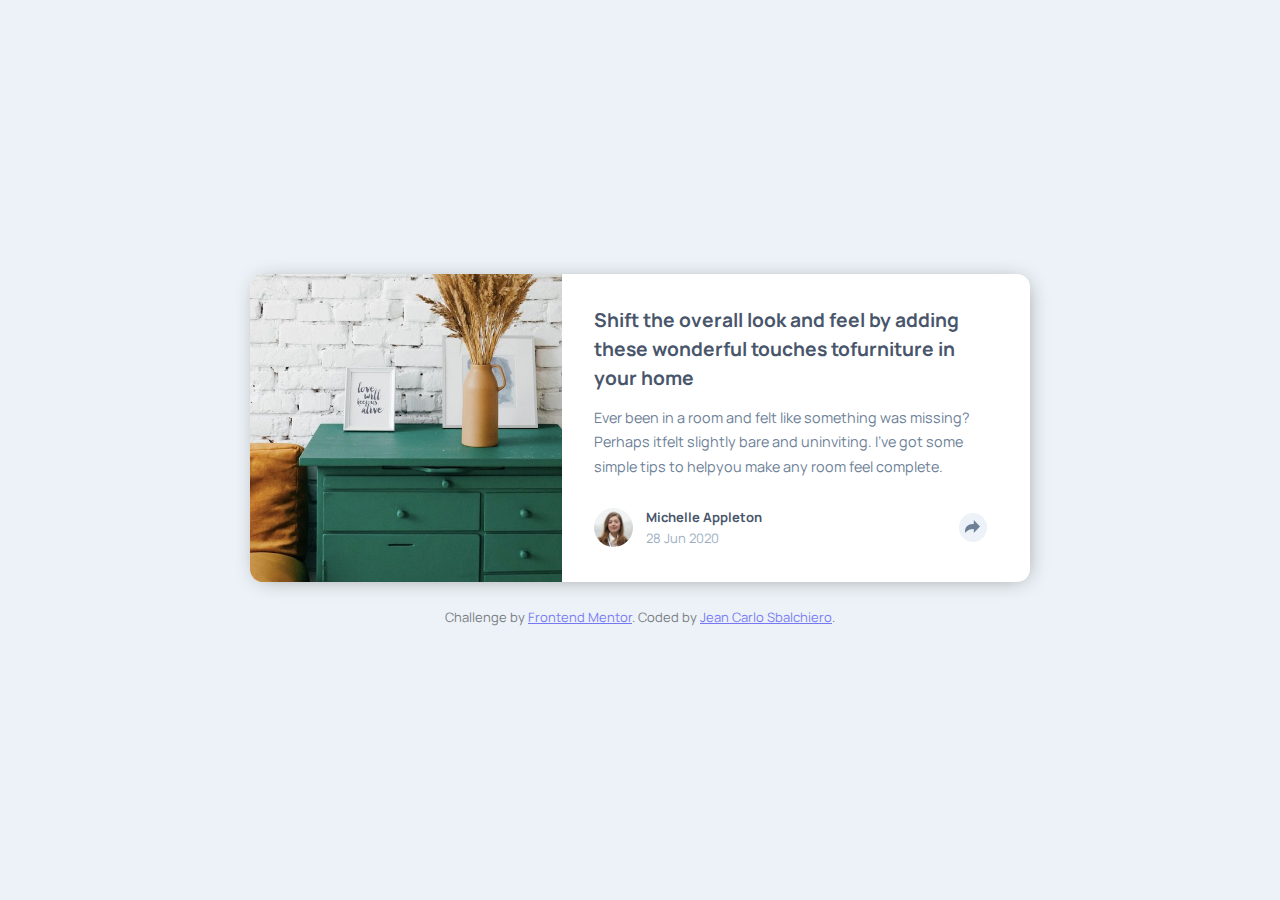
<file: article-preview/index.html>
<!DOCTYPE html>
<html lang="en">
  <head>
    <meta charset="UTF-8">
    <meta name="viewport" content="width=device-width, initial-scale=1.0"> 

    <link rel="icon" type="image/png" sizes="32x32" href="./images/favicon-32x32.png">
    <link rel="preconnect" href="https://fonts.googleapis.com">
    <link rel="preconnect" href="https://fonts.gstatic.com" crossorigin>
    <link rel="stylesheet" href="https://fonts.googleapis.com/css2?family=Manrope:wght@500;700&display=swap">
    <link rel="stylesheet" href="styles.css">

    <title>Frontend Mentor | Article Preview</title>
  </head>
  <body>
    <main class="grid-container">
      <img src="images/drawers.jpg" id="drawersImg" alt="Drawers Image" />
      <div class="about">
        <div class="title">
          <h1>Shift the overall look and feel by adding these wonderful touches tofurniture in your home</h1>
        </div>
        <div class="text">Ever been in a room and felt like something was missing? Perhaps itfelt slightly bare and uninviting. I’ve got some simple tips to helpyou make any room feel complete.</div>
      </div>
      <div class="user">
        <div class="about-user">
          <img src="images/avatar-michelle.jpg" alt="Avatar" id="avatar">
          <div class="user-name">
            <p class="name">Michelle Appleton</p>
            <p class="date">28 Jun 2020</p>
          </div>
        </div>
        <button aria-label="Only" id="btnShare">
          <img src="images/icon-share.svg" alt="Share Button">
        </button>
      </div>
      <div class="share">
        <div class="about-share">
          <p class="share-text">SHARE</p>
          <div class="share-logos">
            <a href="https://www.facebook.com/" target="_blank">
              <img src="images/icon-facebook.svg" alt="Facebook Logo">
            </a>
            <a href="https://twitter.com/" target="_blank">
              <img src="images/icon-twitter.svg" alt="Twitter Logo">
            </a>
            <a href="https://www.pinterest.com/" target="_blank">
              <img src="images/icon-pinterest.svg" alt="Pinterest Logo">
            </a>
          </div>
        </div>
        <button aria-label="Close" id="btnClose">
          <img src="images/icon-share.svg" alt="Close Button"/>
        </button>
      </div>
      <div class="bottom-arrow"></div>
    </main>

    <footer>
      <div class="attribution">
        Challenge by <a href="https://www.frontendmentor.io/challenges/article-preview-component-dYBN_pYFT" target="_blank">Frontend Mentor</a>. 
        Coded by <a href="https://github.com/jesbalchiero" target="_blank">Jean Carlo Sbalchiero</a>.
      </div>
    </footer>
    <script src="script.js"></script>
  </body>
</html>
</file>
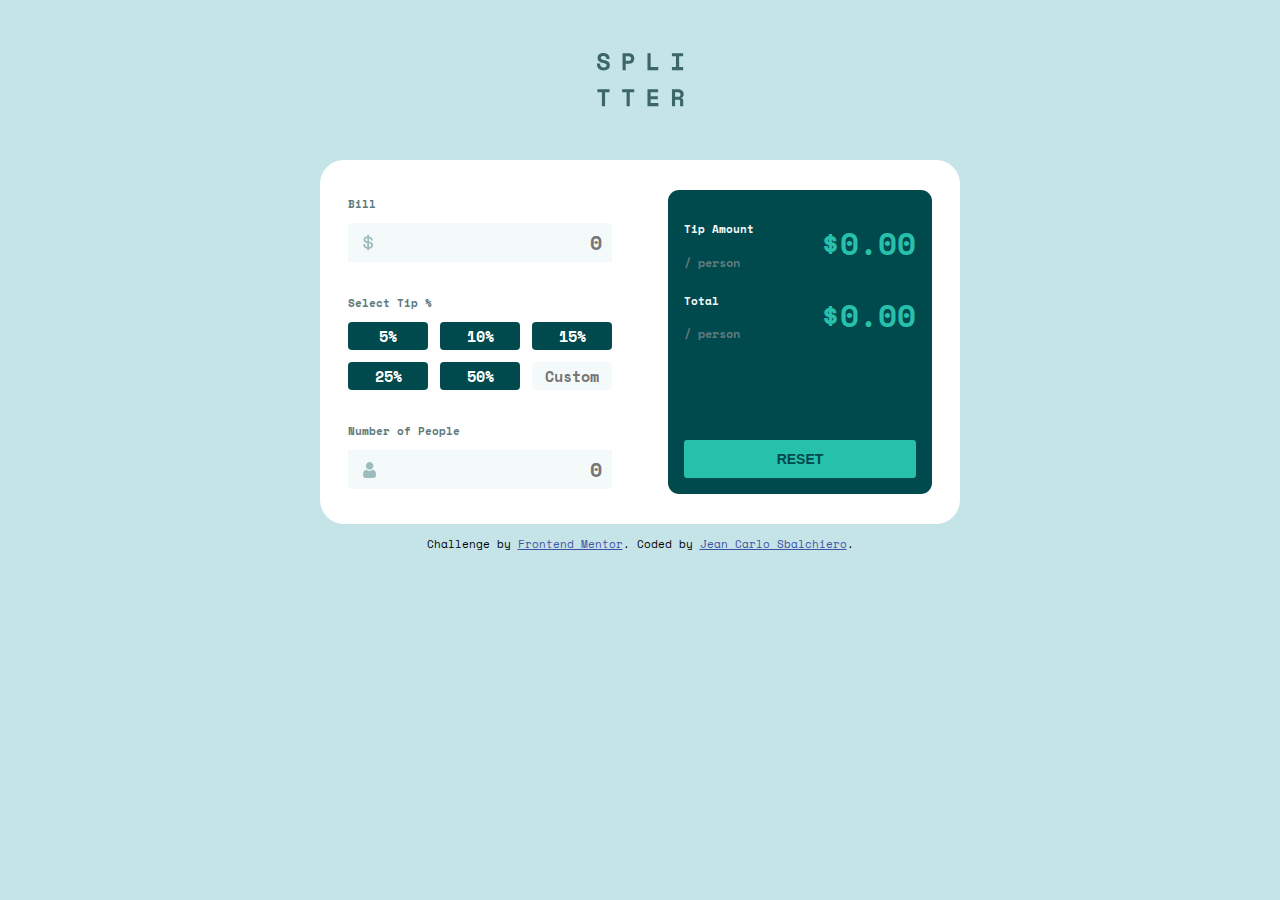
<file: apps/app-v1/index.html>
<!DOCTYPE html>
<html lang="en">

  <head>
    <meta charset="UTF-8">
    <meta name="viewport" content="width=device-width, initial-scale=1.0">

    <link rel="icon" type="image/png" sizes="32x32" href="./images/favicon-32x32.png">
    <link rel="stylesheet" href="https://fonts.googleapis.com/css2?family=Space+Mono&display=swap" >
    <link rel="stylesheet" href="styles.css">

    <title>Frontend Mentor | Tip Calculator</title>
  </head>

  <body>
    <header>
      <h1 class="sr-only">Splitter</h1>
      <img src="./images/logo.svg" aria-hidden="true">
    </header>
    <main class="container">
      <section class="tip-value">
        <div class="calculator">
          <h2>Bill</h2>
          <label class="input-bill">
            <img src="./images/icon-dollar.svg" class="dollar-icon">
            <input id="dollar-value" name="money" type="text" placeholder="0" class="bill-input">
          </label>
        </div>
        <div class="tip-percentage-select">
          <h2>Select Tip %</h2>
          <div class="btn tip-percentage">
            <button class="five-percent btn-no">5%</button>
            <button class="ten-percent btn-no">10%</button>
            <button class="fifteen-percent btn-no">15%</button>
            <button class="twenty-five-percent btn-no">25%</button>
            <button class="fifty-percent btn-no">50%</button>
            <input type="text" class="custom-btn btn-no" placeholder="Custom">
          </div>
        </div>
        <div class="persons">
          <h2>Number of People</h2>
          <div class="input-people">
            <img src="./images/icon-person.svg" alt="" class="person-icon">
            <input type="text" id="people" name="number" placeholder="0" class="people-input" required>
            <span class="span">Enter no. of people</span>
          </div>
        </div>
      </section>
      <section class="tip-amount">
        <div class="amount-per-person">
          <div class="value-per-person">
            <h2>Tip Amount</h2>
            <span class="per-person">/ person</span>
          </div>
          <div class="value-calculator">
            <span class="amount-calculator tip-person">&dollar;0.00</span>
          </div>
        </div>
        <div class="total-persons">
          <div class="total-p-value">
            <h2>Total</h2>
            <span class="per-person">/ person</span>
          </div>
          <div class="value-calculator">
            <span class="amount-calculator tip-total">&dollar;0.00</span>
          </div>
        </div>
        <button class="reset-btn">Reset</button>
      </section>
    </main>

    <footer>
      <div class="attribution">
        Challenge by <a href="https://www.frontendmentor.io/challenges/tip-calculator-app-ugJNGbJUX" target="_blank">Frontend Mentor</a>.
        Coded by <a href="#">Jean Carlo Sbalchiero</a>.
      </div>
    </footer>

    <script src="script.js"></script>
  </body>

</html>
</file>
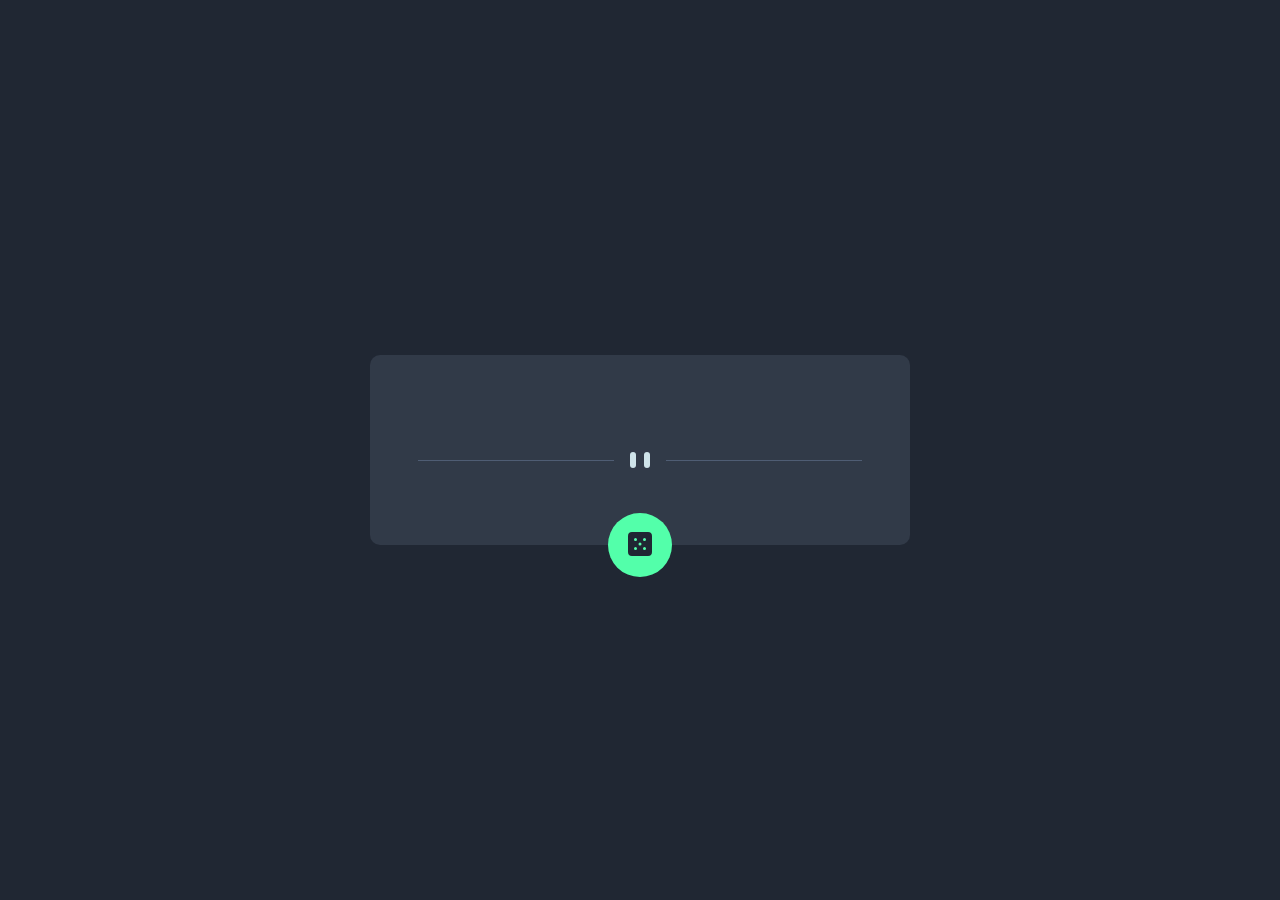
<file: apps/app-v2/index.html>
<!DOCTYPE html>
<html lang="en">
<head>
  <meta charset="UTF-8">
  <meta name="viewport" content="width=device-width, initial-scale=1.0"> 
  
  <link href="https://fonts.googleapis.com/css2?family=Manrope:wght@800&display=swap" rel="stylesheet">
  <link rel="stylesheet" href="styles/styles.css">

  <title>Frontend Mentor | Advice generator app</title>
</head>

<body class="body">

  <main class="advice">
    <p class="advice_id"></p>
    <p class="advice_text"></p>
    <picture class="advice_divider">
      <source srcset="images/pattern-divider-mobile.svg" media="(max-width: 1024px)">
      <img src="images/pattern-divider-desktop.svg" alt="">
    </picture>
    <button class="advice_btn" type="button">
      <img class="advice_btn-icon" src="images/icon-dice.svg" alt="">
    </button>
    
  </main>
  
  <!--<footer>
    <div class="attribution">
      Challenge by <a href="https://www.frontendmentor.io/challenges/advice-generator-app-QdUG-13db"
        target="_blank">Frontend Mentor</a>.
      Coded by <a href="https://github.com/jesbalchiero">Jean Carlo Sbalchiero</a>.
    </div>
  </footer>-->

  <script src="scripts.js"></script>
</body>
</html>
</file>
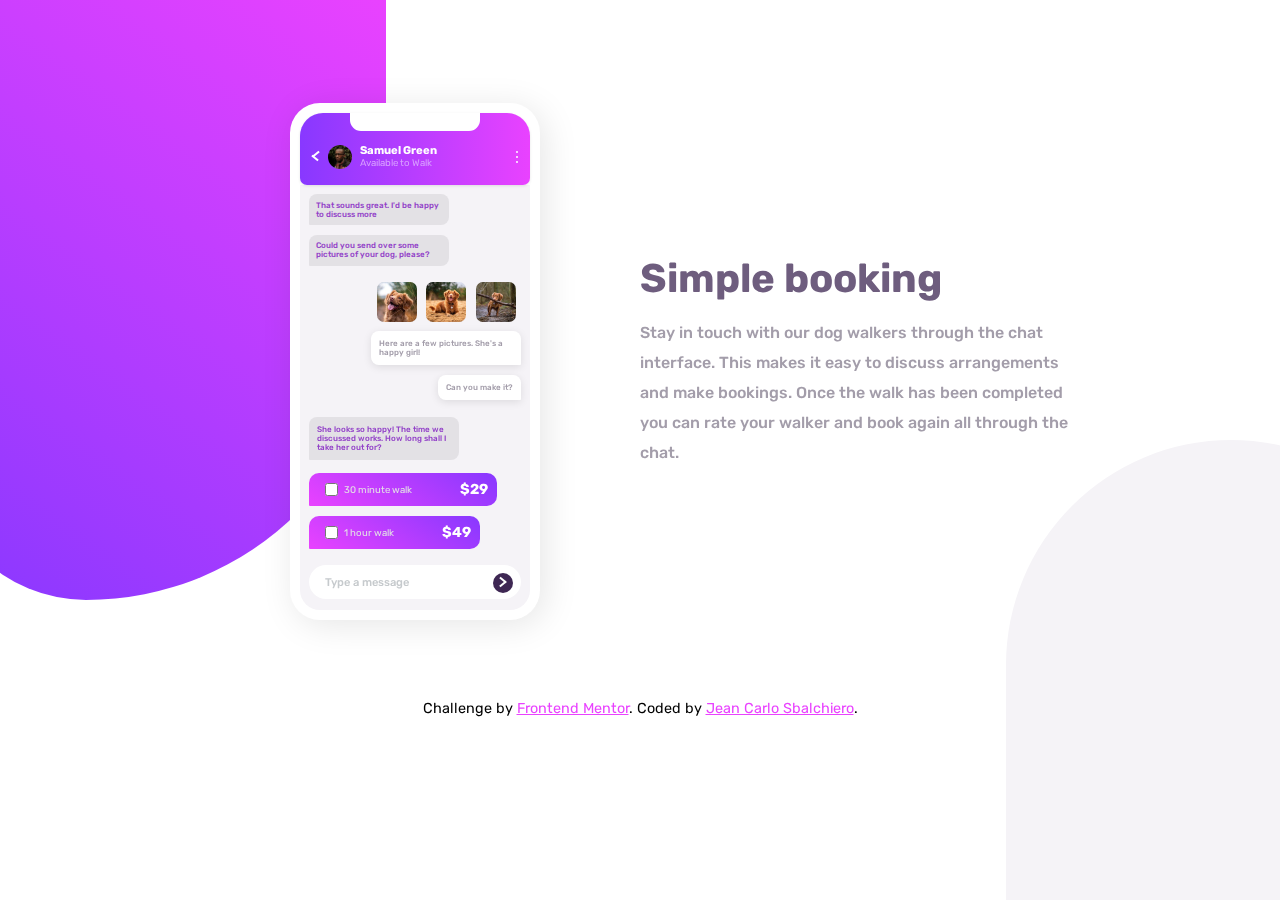
<file: apps/app-v3/index.html>
<!DOCTYPE html>
<html lang="en">
<head>
  <meta charset="UTF-8">
  <meta name="viewport" content="width=device-width, initial-scale=1.0"> 

  <link rel="preconnect" href="https://fonts.googleapis.com">
  <link rel="preconnect" href="https://fonts.gstatic.com" crossorigin>
  <link href="https://fonts.googleapis.com/css2?family=Rubik:wght@400;500;700&display=swap" rel="stylesheet">

  <link rel="icon" type="image/png" sizes="32x32" href="./images/favicon-32x32.png">
  
  <title>Frontend Mentor | Chat app</title>

  <link rel="stylesheet" href="./css/styles.css" class="css">
</head>
<body>

  <main>
    <div class="container">
      <div class="grid">
        <div class="left-app">
          <div class="app">
            <div class="app_inner">
              <div class="app_inner_header">
                <div class="app_inner_header_container">
                  <div class="user">
                    <div class="arrow">
                      <span></span>
                      <span></span>
                    </div>
                    <img src="./images/avatar.jpg" alt="avatar">
                    <div class="user-name">
                      <h1>Samuel Green</h1>
                      <span>Available to Walk</span>
                    </div>
                  </div>
                  <div class="colon">
                    <span></span>
                    <span></span>
                    <span></span>
                  </div>
                </div>
              </div>
              
              <div class="app_inner_body">
                <div class="box top">
                  <p> That sounds great. I'd be happy to discuss more</p>
                  <p class="p2">Could you send over some pictures of your dog, please?</p>
                </div>
                <div class="box center">
                  <div class="animal-box">
                    <img src="./images/dog-image-1.jpg" alt="Dog">
                    <img src="./images/dog-image-2.jpg" alt="Dog">
                    <img src="./images/dog-image-3.jpg" alt="Dog">
                  </div>
                  <p>  Here are a few pictures. She's a happy girl!</p>
                  <p class="p2"> Can you make it?</p>
                </div>
                <div class="box bottom">
                  <p>She looks so happy! The time we discussed works. How long shall I take her out for?</p>
                  <div class="price-para">
                    <div class="price1">
                      <input type="checkbox" class="circle">
                      <span>30 minute walk</span>
                      <h2>$29</h2>
                    </div>
                    <div class="price2">
                      <input type="checkbox" class="circle">
                      <span>1 hour walk</span>
                      <h2> $49</h2>
                    </div>
                  </div>
                </div>
                
                <div class="input-footer">
                  <input type="text" placeholder="Type a message">
                  <a href="#" class="arrow">
                    <span></span>
                    <span></span>
                  </a>
                  
                </div>
                
              </div>
              
            </div>
          </div>
        </div>
        <div class="right-details">
          <h1>Simple booking</h1>
          <p class="paragraph">
            Stay in touch with our dog walkers through the chat interface. This makes it easy to 
            discuss arrangements and make bookings. Once the walk has been completed you can rate 
            your walker and book again all through the chat.
          </p>
        </div>
      </div>
      </div>
    </main>
  
    <div class="attribution">
      Challenge by <a href="https://www.frontendmentor.io/challenges/chat-app-css-illustration-O5auMkFqY"
        target="_blank">Frontend Mentor</a>.
      Coded by <a href="https://github.com/jesbalchiero">Jean Carlo Sbalchiero</a>.
    </div>
</body>
</html>
</file>
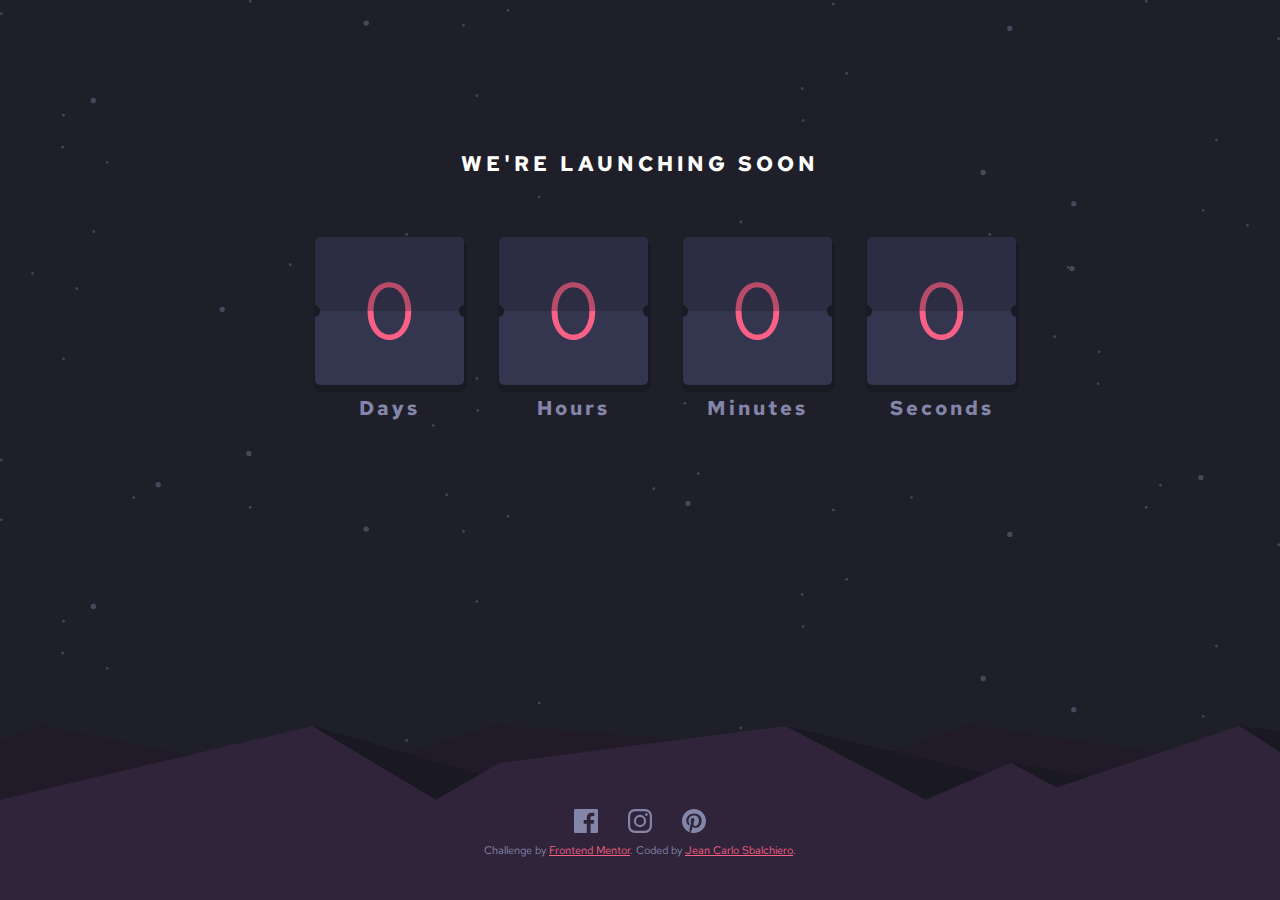
<file: apps/app-v4/index.html>
<!DOCTYPE html>
<html lang="en">
  <head>
    <meta charset="UTF-8">
    <meta name="viewport" content="width=device-width, initial-scale=1.0">

    <link rel="icon" type="image/png" sizes="32x32" href="./images/favicon-32x32.png">
    <link rel="stylesheet" href="https://fonts.googleapis.com/css2?family=Inter:wght@400;700&family=Lexend+Deca&family=Red+Hat+Text:wght@700&display=swap">
    <link rel="stylesheet" href="styles.css">

    <title>Frontend Mentor | Launch Countdown Timer</title>
  </head>
  <body>

    <main>
      <div class="title">
        <h1>We're launching soon</h1>
      </div>
      <section class="time">
        <div class="card">
          <div class="card__number">
            <p id="day">0</p>
            <div class="card__number-circle-left"></div>
            <div class="card__number-circle-right"></div>
          </div>
          <div class="card__subtitle">
            <h3>Days</h3>
          </div>
        </div>
        <div class="card">
          <div class="card__number">
            <p id="hours">0</p>
            <div class="card__number-circle-left"></div>
            <div class="card__number-circle-right"></div>
          </div>
          <div class="card__subtitle">
            <h3>Hours</h3>
          </div>
        </div>
        <div class="card">
          <div class="card__number">
            <p id="minutes">0</p>
            <div class="card__number-circle-left"></div>
            <div class="card__number-circle-right"></div>
          </div>
          <div class="card__subtitle">
            <h3>Minutes</h3>
          </div>
        </div>
        <div class="card">
          <div class="card__number">
            <p id="seconds">0</p>
            <div class="card__number-circle-left"></div>
            <div class="card__number-circle-right"></div>
          </div>
          <div class="card__subtitle">
            <h3>Seconds</h3>
          </div>
        </div>
      </section>
    </main>
    
    <footer>
      <section class="social">
        <ul>
          <li>
            <svg xmlns="http://www.w3.org/2000/svg" width="24" height="24" class="icon">
              <path fill="#8385A9" d="M22.675 0H1.325C.593 0 0 .593 0 1.325v21.351C0 23.407.593 24 1.325 24H12.82v-9.294H9.692v-3.622h3.128V8.413c0-3.1 1.893-4.788 4.659-4.788 1.325 0 2.463.099 2.795.143v3.24l-1.918.001c-1.504 0-1.795.715-1.795 1.763v2.313h3.587l-.467 3.622h-3.12V24h6.116c.73 0 1.323-.593 1.323-1.325V1.325C24 .593 23.407 0 22.675 0z">
            </svg>
          </li>
          <li>
            <svg xmlns="http://www.w3.org/2000/svg" width="24" height="24" class="icon">
              <path fill="#8385A9" d="M12 2.163c3.204 0 3.584.012 4.85.07 3.252.148 4.771 1.691 4.919 4.919.058 1.265.069 1.645.069 4.849 0 3.205-.012 3.584-.069 4.849-.149 3.225-1.664 4.771-4.919 4.919-1.266.058-1.644.07-4.85.07-3.204 0-3.584-.012-4.849-.07-3.26-.149-4.771-1.699-4.919-4.92-.058-1.265-.07-1.644-.07-4.849 0-3.204.013-3.583.07-4.849.149-3.227 1.664-4.771 4.919-4.919 1.266-.057 1.645-.069 4.849-.069zM12 0C8.741 0 8.333.014 7.053.072 2.695.272.273 2.69.073 7.052.014 8.333 0 8.741 0 12c0 3.259.014 3.668.072 4.948.2 4.358 2.618 6.78 6.98 6.98C8.333 23.986 8.741 24 12 24c3.259 0 3.668-.014 4.948-.072 4.354-.2 6.782-2.618 6.979-6.98.059-1.28.073-1.689.073-4.948 0-3.259-.014-3.667-.072-4.947-.196-4.354-2.617-6.78-6.979-6.98C15.668.014 15.259 0 12 0zm0 5.838a6.162 6.162 0 100 12.324 6.162 6.162 0 000-12.324zM12 16a4 4 0 110-8 4 4 0 010 8zm6.406-11.845a1.44 1.44 0 100 2.881 1.44 1.44 0 000-2.881z">
            </svg>
          </li>
          <li>
            <svg xmlns="http://www.w3.org/2000/svg" width="24" height="24" class="icon">
              <path fill="#8385A9" d="M12 0C5.373 0 0 5.372 0 12c0 5.084 3.163 9.426 7.627 11.174-.105-.949-.2-2.405.042-3.441.218-.937 1.407-5.965 1.407-5.965s-.359-.719-.359-1.782c0-1.668.967-2.914 2.171-2.914 1.023 0 1.518.769 1.518 1.69 0 1.029-.655 2.568-.994 3.995-.283 1.194.599 2.169 1.777 2.169 2.133 0 3.772-2.249 3.772-5.495 0-2.873-2.064-4.882-5.012-4.882-3.414 0-5.418 2.561-5.418 5.207 0 1.031.397 2.138.893 2.738a.36.36 0 01.083.345l-.333 1.36c-.053.22-.174.267-.402.161-1.499-.698-2.436-2.889-2.436-4.649 0-3.785 2.75-7.262 7.929-7.262 4.163 0 7.398 2.967 7.398 6.931 0 4.136-2.607 7.464-6.227 7.464-1.216 0-2.359-.631-2.75-1.378l-.748 2.853c-.271 1.043-1.002 2.35-1.492 3.146C9.57 23.812 10.763 24 12 24c6.627 0 12-5.373 12-12 0-6.628-5.373-12-12-12z">
            </svg>
          </li>
        </ul>
      </section>
      <div class="attribution">
        Challenge by <a href="https://www.frontendmentor.io/challenges/launch-countdown-timer-N0XkGfyz-" target="_blank">Frontend Mentor</a>. 
        Coded by <a href="https://github.com/jesbalchiero" target="_blank">Jean Carlo Sbalchiero</a>.
      </div>
    </footer>
    <script src="script.js"></script>
  </body>
</html>
</file>
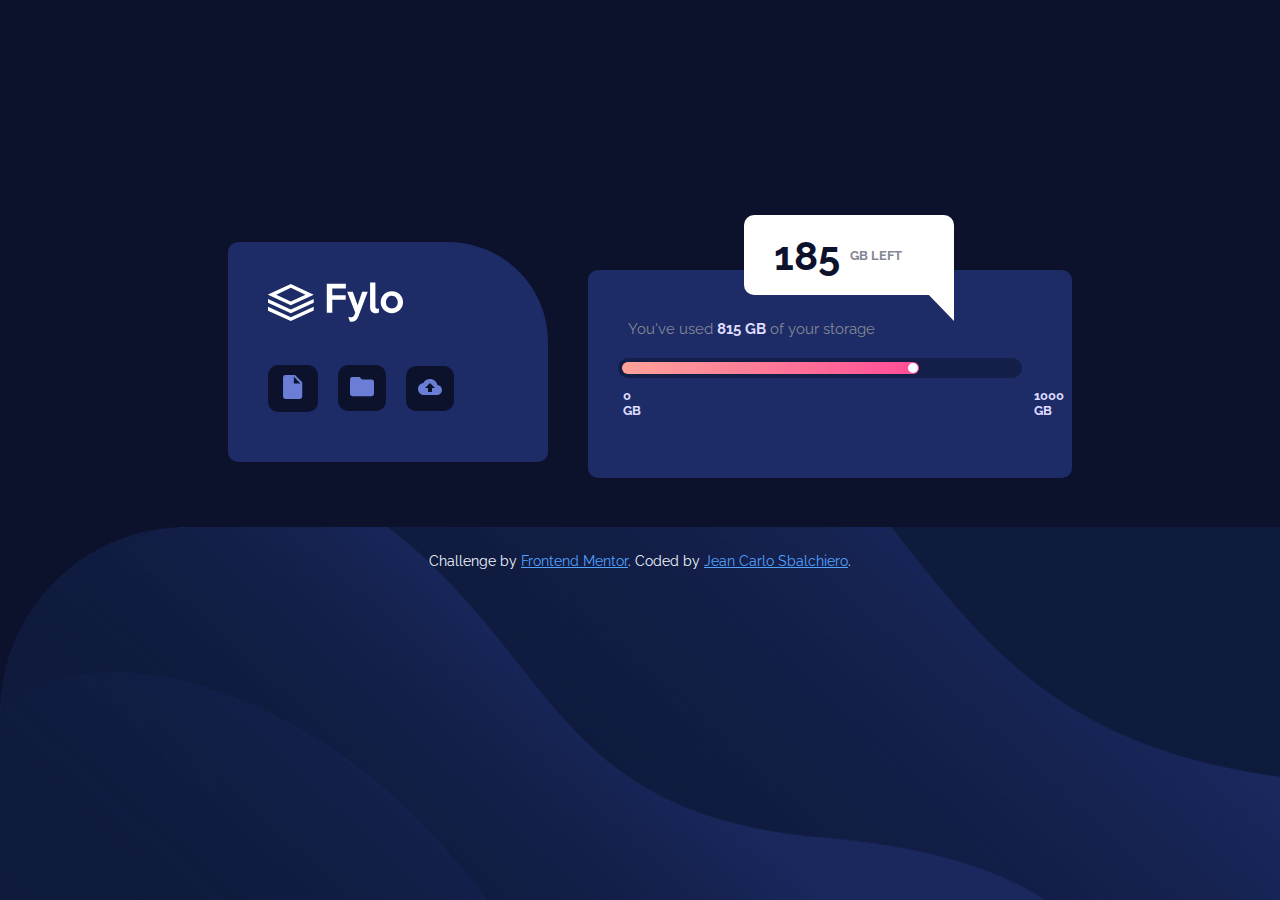
<file: apps/app-v5/index.html>
<!DOCTYPE html>
<html lang="en">
  <head>
    <meta charset="UTF-8">
    <meta name="viewport" content="width=device-width, initial-scale=1.0"> 

    <link rel="icon" type="image/png" sizes="32x32" href="./images/favicon-32x32.png">
    <link rel="preconnect" href="https://fonts.googleapis.com">
    <link rel="preconnect" href="https://fonts.gstatic.com" crossorigin>
    <link href="https://fonts.googleapis.com/css2?family=Raleway:wght@400;700&display=swap" rel="stylesheet">
    <link rel="stylesheet" href="styles.css">
    
    <title>Frontend Mentor | Fylo Data Storage</title>
  </head>
  <body>
    <main class="container">
      <section class="type">
        <div class="logo">
          <img src="images/logo.svg" alt="Logo">
        </div>
        <div class="files">
          <div class="icon-document">
            <img class="offset" src="images/icon-document.svg" alt="Icon Document">
          </div>
          <div class="icon-folder">
            <img class="offset" src="images/icon-folder.svg" alt="Icon Folder">
          </div>
          <div class="icon-upload">
            <img class="offset" src="images/icon-upload.svg" alt="Icon Upload">
          </div>
        </div>
      </section>
      <section class="storage">
        <div class="text">
            <p class="storage-used">You've used <span class="gb">815 GB</span> of your storage</p> 
        </div>
        <div class="loading">
            <div class="loading-bar">
                <div class="ball"></div>
            </div>
        </div>
        <div class="storage-follow">
            <div class="min">0 <span class="bd">GB</span></div>
            <div class="max">1000 <span class="bd">GB</span></div>
        </div>
        <div class="remain">
            <div class="text-box"></div>
            <p class="remain-qtd">185</p>
            <p class="remain-txt"> GB LEFT</p>
        </div>
      </section>
    </main>
    <footer>
      <div class="attribution">
        Challenge by <a href="https://www.frontendmentor.io/challenges/fylo-data-storage-component-1dZPRbV5n" target="_blank">Frontend Mentor</a>. 
        Coded by <a href="https://github.com/jesbalchiero" target="_blank">Jean Carlo Sbalchiero</a>.
      </div>
    </footer>
  </body>
</html>
</file>
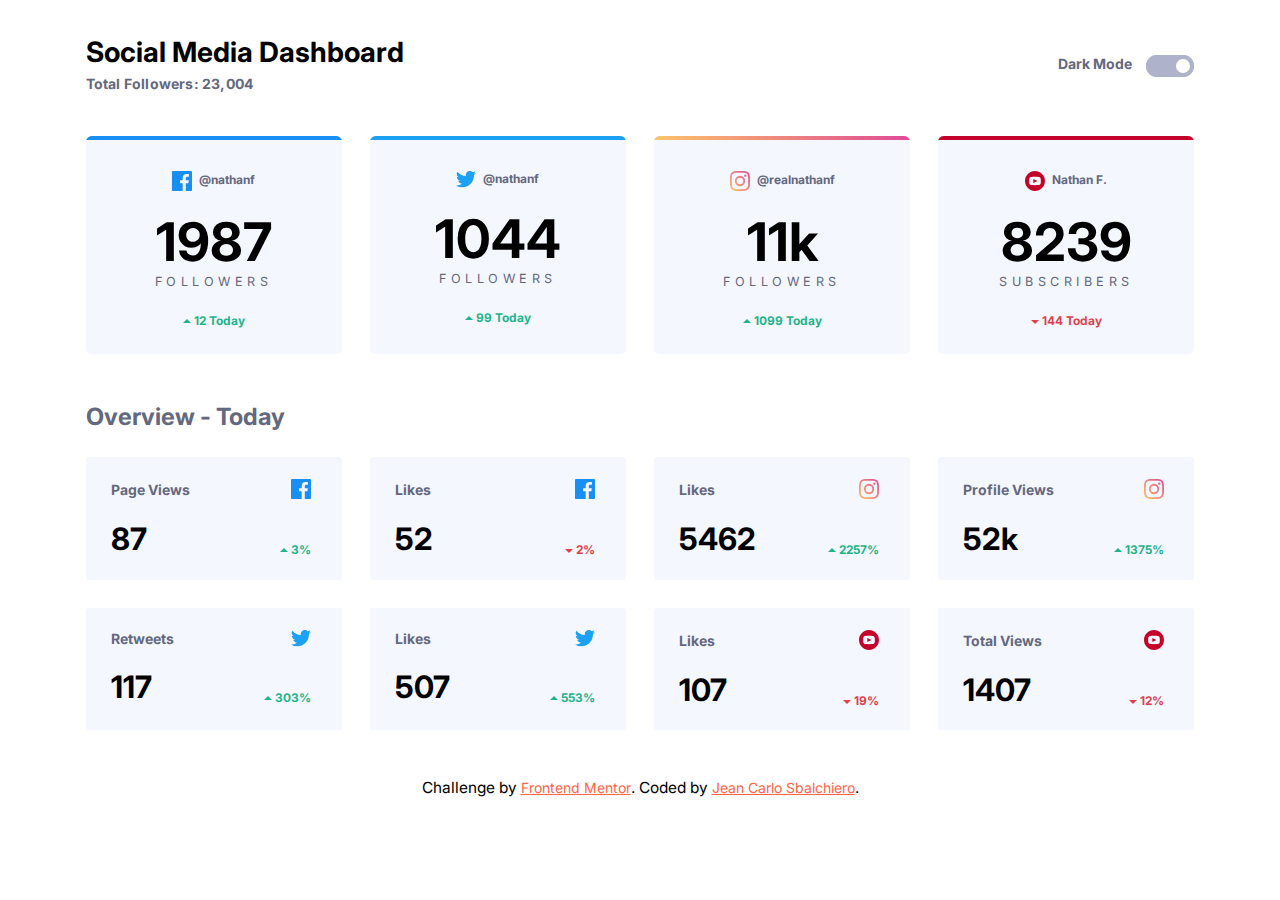
<file: dashboards/dashboard-v2/index.html>
<!DOCTYPE html>
<html lang="en">
  <head>
    <meta charset="UTF-8">
    <meta name="viewport" content="width=device-width, initial-scale=1.0">

    <link rel="icon" type="image/png" sizes="32x32" href="./images/favicon-32x32.png">
    <link rel="stylesheet" href="./css/styles.css">
    <link rel="stylesheet" href="./css/light-theme.css" id="light-theme">
    
    <title>Frontend Mentor | Social Media Dashboard</title>
  </head>
  <body>
    <main>
      <section>
        <div class="section__top">
          <div class="section__heading">
            <h1 class="section__header">Social Media Dashboard</h1>
            <p class="section__sub">Total Followers: 23,004</p>
          </div>
          <div class="toggle__container">
            <span class="toggle__label">Dark Mode</span>
            <label class="toggle">
              <input class="toggle--input" type="checkbox">
              <span class="toggle__btn"></span>
            </label>
          </div>
        </div>
        <div class="card__container">
          <div class="card card--facebook">
            <p class="card__top">
              <span class="card__icon card__icon--facebook"></span> @nathanf
            </p>
            <h3 class="card__header">1987</h3>
            <p class="card__sub">Followers</p>
            <p class="card__bottom card__status--up"><span class="status__icon status__icon--up"></span> 12 Today</p>
          </div>
          <div class="card card--twitter">
            <p class="card__top">
              <span class="card__icon card__icon--twitter"></span> @nathanf
            </p>
            <h3 class="card__header">1044</h3>
            <p class="card__sub">Followers</p>
            <p class="card__bottom card__status--up"><span class="status__icon status__icon--up"></span> 99 Today</p>
          </div>
          <div class="card card--instagram">
            <p class="card__top"><span class="card__icon card__icon--instagram"></span> @realnathanf</p>
            <h3 class="card__header">11k</h3>
            <p class="card__sub">Followers</p>
            <p class="card__bottom card__status--up"><span class="status__icon status__icon--up"></span> 1099 Today</p>
          </div>
          <div class="card card--youtube">
            <p class="card__top"><span class="card__icon card__icon--youtube"></span> Nathan F.</p>
            <h3 class="card__header">8239</h3>
            <p class="card__sub">Subscribers</p>
            <p class="card__bottom card__status--down"><span class="status__icon status__icon--down"></span> 144 Today</p>
          </div>
        </div>
      </section>
      <section>
        <h2>Overview - Today</h2>
        <div class="card__overview__container">
          <div class="card__overview">
            <div class="overview__top">
              <p class="overview__sub">Page Views</p>
              <img class="overview__icon" src="./images/icon-facebook.svg" alt="Facebook">
            </div>
            <div class="overview__body">
              <h4 class="overview__header">87</h4>
              <p class="overview__status card__status--up"> 3%</p>
            </div>
          </div>
          <div class="card__overview">
            <div class="overview__top">
              <p class="overview__sub">Likes</p>
              <img class="overview__icon" src="./images/icon-facebook.svg" alt="Facebook">
            </div>
            <div class="overview__body">
              <h4 class="overview__header">52</h4>
              <p class="overview__status card__status--down"> 2%</p>
            </div>
          </div>
          <div class="card__overview">
            <div class="overview__top">
              <p class="overview__sub">Likes</p>
              <img class="overview__icon" src="./images/icon-instagram.svg" alt="Instagram">
            </div>
            <div class="overview__body">
              <h4 class="overview__header">5462</h4>
              <p class="overview__status card__status--up"> 2257%</p>
            </div>
          </div>
          <div class="card__overview">
            <div class="overview__top">
              <p class="overview__sub">Profile Views</p>
              <img class="overview__icon" src="./images/icon-instagram.svg" alt="Instagram">
            </div>
            <div class="overview__body">
              <h4 class="overview__header">52k</h4>
              <p class="overview__status card__status--up"> 1375%</p>
            </div>
          </div>
          <div class="card__overview">
            <div class="overview__top">
              <p class="overview__sub">Retweets</p>
              <img class="overview__icon" src="./images/icon-twitter.svg" alt="Twitter">
            </div>
            <div class="overview__body">
              <h4 class="overview__header">117</h4>
              <p class="overview__status card__status--up"> 303%</p>
            </div>
          </div>
          <div class="card__overview">
            <div class="overview__top">
              <p class="overview__sub">Likes</p>
              <img class="overview__icon" src="./images/icon-twitter.svg" alt="Twitter">
            </div>
            <div class="overview__body">
              <h4 class="overview__header">507</h4>
              <p class="overview__status card__status--up"> 553%</p>
            </div>
          </div>
          <div class="card__overview">
            <div class="overview__top">
              <p class="overview__sub">Likes</p>
              <img class="overview__icon" src="./images/icon-youtube.svg" alt="YouTube">
            </div>
            <div class="overview__body">
              <h4 class="overview__header">107</h4>
              <p class="overview__status card__status--down"> 19%</p>
            </div>
          </div>
          <div class="card__overview">
            <div class="overview__top">
              <p class="overview__sub">Total Views</p>
              <img class="overview__icon" src="./images/icon-youtube.svg" alt="YouTube">
            </div>
            <div class="overview__body">
              <h4 class="overview__header">1407</h4>
              <p class="overview__status card__status--down"> 12%</p>
            </div>
          </div>
        </div>
      </section>
    </main>
    <footer>
      <div class="attribution">
        Challenge by <a href="https://www.frontendmentor.io/challenges/social-media-dashboard-with-theme-switcher-6oY8ozp_H" target="_blank">Frontend Mentor</a>. 
        Coded by <a href="https://github.com/jesbalchiero" target="_blank">Jean Carlo Sbalchiero</a>.
      </div>
    </footer>
    <script src="script.js"></script>
  </body>
</html>
</file>
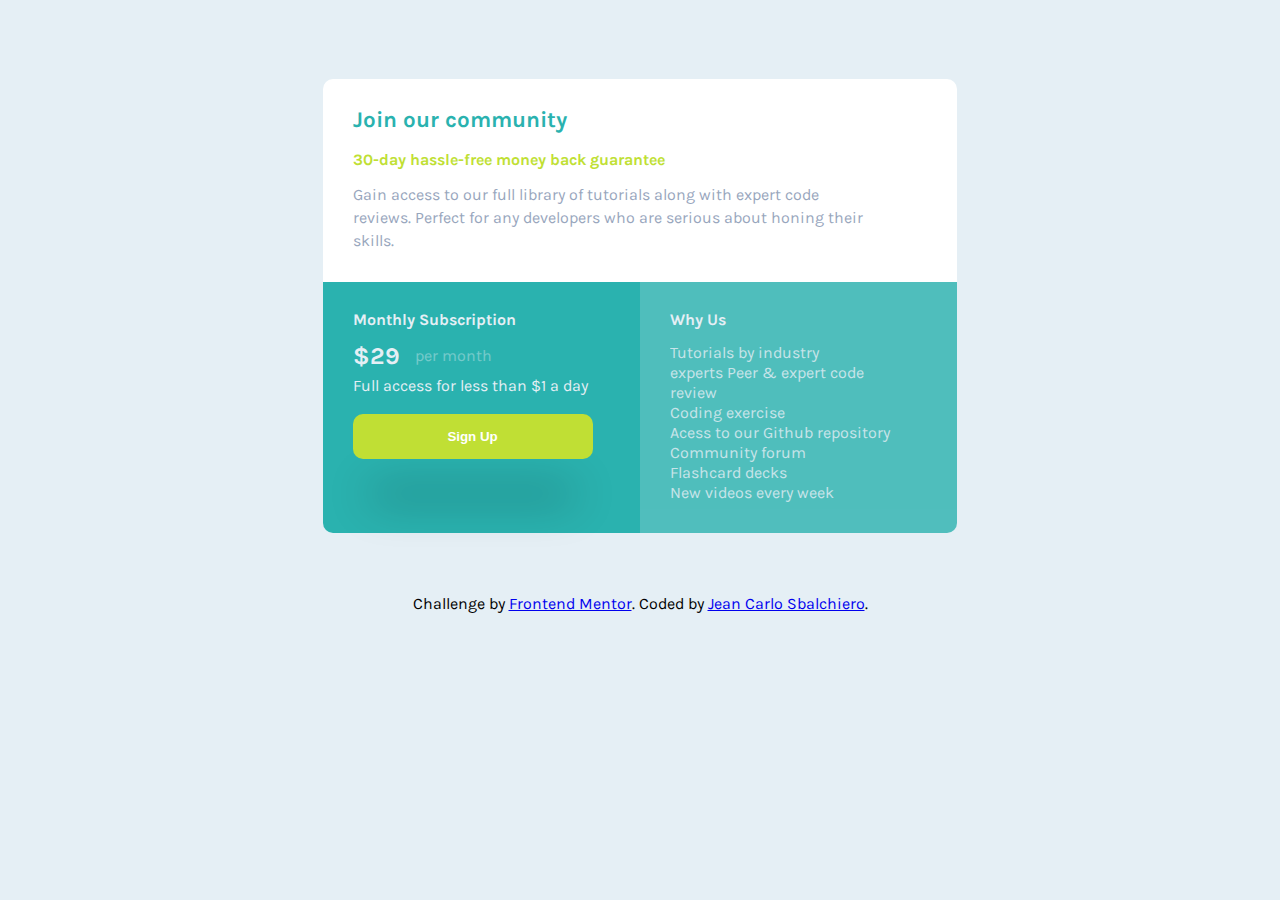
<file: forms/forms-v1/index.html>
<!DOCTYPE html>

<html lang="en">
    <head>
        <meta charset="UTF-8">
        <meta name="viewport" content="width=device-width, initial-scale=1.0">

        <link rel="icon" type="image/png" sizes="32x32" href="./images/favicon-32x32.png">
        <link rel="stylesheet" href="style/main.css">
        
        <title>Single Price Grid!</title>

    </head>

    <body>
        <header>

        </header>

        <main>
            <div class="layout">
                <div class="community py-1">
                    <h2>Join our community</h2>
                    <p class="promise">30-day hassle-free money back guarantee</p>
                    <p class="description">Gain access to our full library of tutorials along with expert code reviews. Perfect for any developers who are serious about honing their skills.</p>
                </div>
                <div class="more-info">
                    <div class="price-section py-1">
                        <h3>Monthly Subscription</h3>
                        <div class="pricing">
                            <div class="price">
                                <ul>
                                    <li class="month-price">&dollar;29</li>
                                    <li class="per-month">per month</li>
                                </ul>
                            </div>
                            <p class="acess">Full access for less than &dollar;1 a day</p>
                            <button class="btn btn-first" style="margin-top: 20px;">Sign Up</button>
                        </div>
                    </div>
                    <div class="about py-1 op-8">
                        <p>Why Us</p>
                        <p class="reason">Tutorials by industry experts Peer &amp; expert code review
                            <ul class="op-8">
                                <li>Coding exercise</li>
                                <li>Acess to our Github repository</li>
                                <li>Community forum</li>
                                <li>Flashcard decks</li>
                                <li>New videos every week</li>
                            </ul>
                        </p>
                    </div>
                </div>
            </div>
        </main>

        <footer>
            <p class="attribution" >
                Challenge by <a href="https://www.frontendmentor.io/solutions/price-card-using-griddesktop-layout-QmXxbpz9h" target="_blank">Frontend Mentor</a>. 
                Coded by <a href="#">Jean Carlo Sbalchiero</a>.
            </p>
        </footer>
    </body>
</html>
</file>
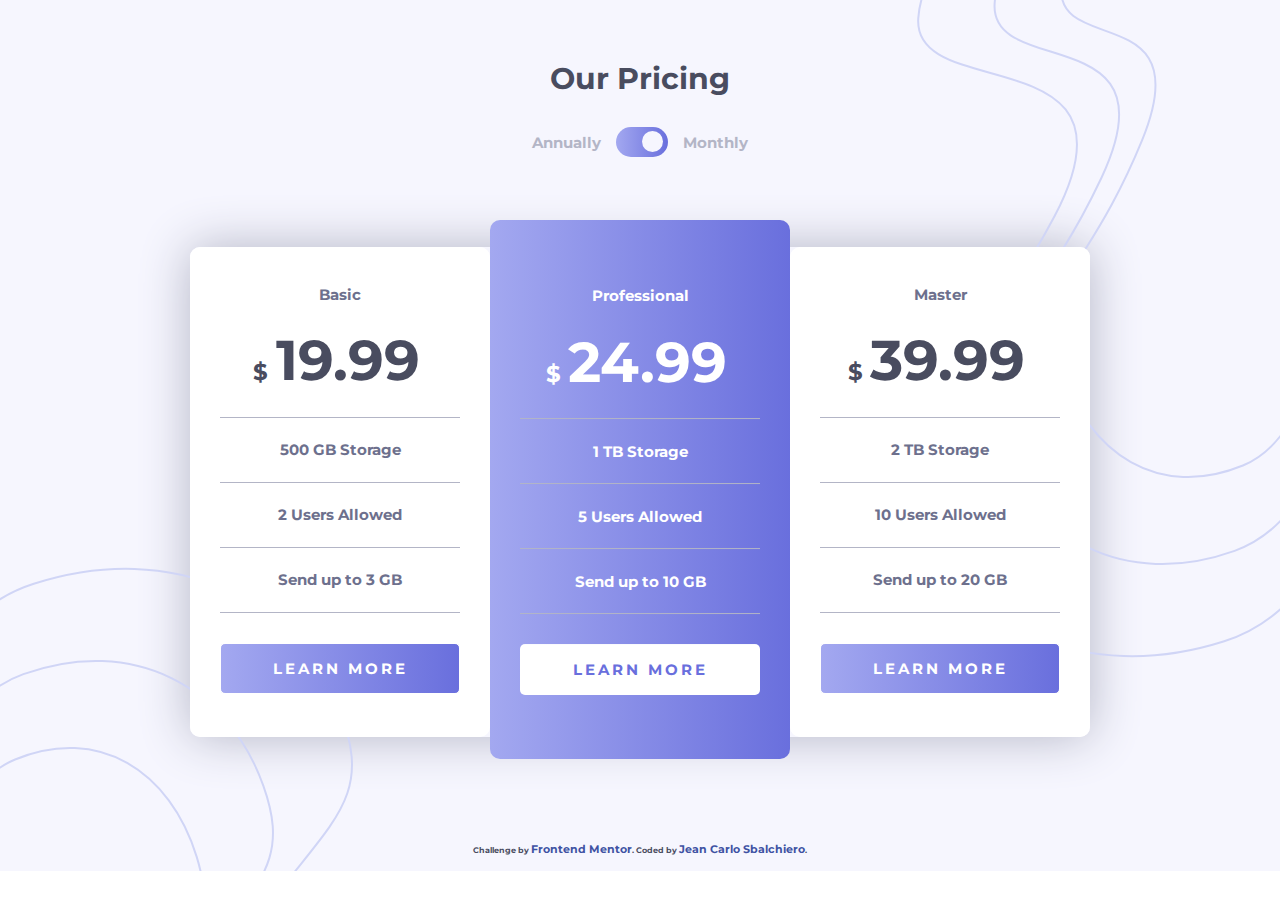
<file: forms/forms-v2/index.html>
<!DOCTYPE html>
<html lang="en">
  <head>
    <meta charset="UTF-8">
    <meta name="viewport" content="width=device-width, initial-scale=1.0"> 

    <link rel="icon" type="image/png" sizes="32x32" href="./images/favicon-32x32.png">
    <link rel="stylesheet" href="styles.css">
    
    <title>Frontend Mentor | Pricing Component </title>
  </head>
  <body>
    <main>
      <img id="bg-top" src="./images/bg-top.svg" alt="Backgroung Top">
      <img id="bg-bottom" src="./images/bg-bottom.svg" alt="Backgroung Bottom">

      <section class="pricing-toggle">
        <h1>Our Pricing</h1>
        <div class="toggle-selection">
          <label for="switch">Annually</label>
          <input id="switch" type="checkbox" name="pricing" onclick="switchPrice()">
          <p>Monthly</p>
        </div>
      </section>
      <section class="subscriptions">
        <div class="subscription basic">
          <div class="price">
            <p>Basic</p>
            <h2 class="show-price">&dollar;<span id="basic">19.99</span></h2>
          </div>
          <ul class="description">
            <li>500 GB Storage</li>
            <li>2 Users Allowed</li>
            <li>Send up to 3 GB</li>
          </ul>
          <a class="link" href="#" aria-label="Learn More">
            <div class="learn-more">Learn More</div>
          </a>
        </div>
        <div class="subscription professional">
          <div class="price">
            <p>Professional</p>
            <h2 class="show-price">&dollar;<span id="professional">24.99</span></h2>
          </div>
          <ul class="description">
            <li>1 TB Storage</li>
            <li>5 Users Allowed</li>
            <li>Send up to 10 GB</li>
          </ul>
          <a class="link" href="#" aria-label="Learn More">
            <div class="learn-more">Learn more</div>
          </a>
        </div>
        <div class="subscription master">
          <div class="price">
            <p>Master</p>
            <h2 class="show-price">&dollar;<span id="master">39.99</span></h2>
          </div>
          <ul class="description">
            <li>2 TB Storage</li>
            <li>10 Users Allowed</li>
            <li>Send up to 20 GB</li>
          </ul>
          <a class="link" href="#" aria-label="Learn More">
            <div class="learn-more">Learn more</div>
          </a>
        </div>
      </section>
      <div class="attribution">
        Challenge by <a href="https://www.frontendmentor.io/challenges/pricing-component-with-toggle-8vPwRMIC" target="_blank">Frontend Mentor</a>. 
        Coded by <a href="https://github.com/jesbalchiero" target="_blank">Jean Carlo Sbalchiero</a>.
      </div>
    </main>
    <script src="script.js"></script>
  </body>
</html>
</file>
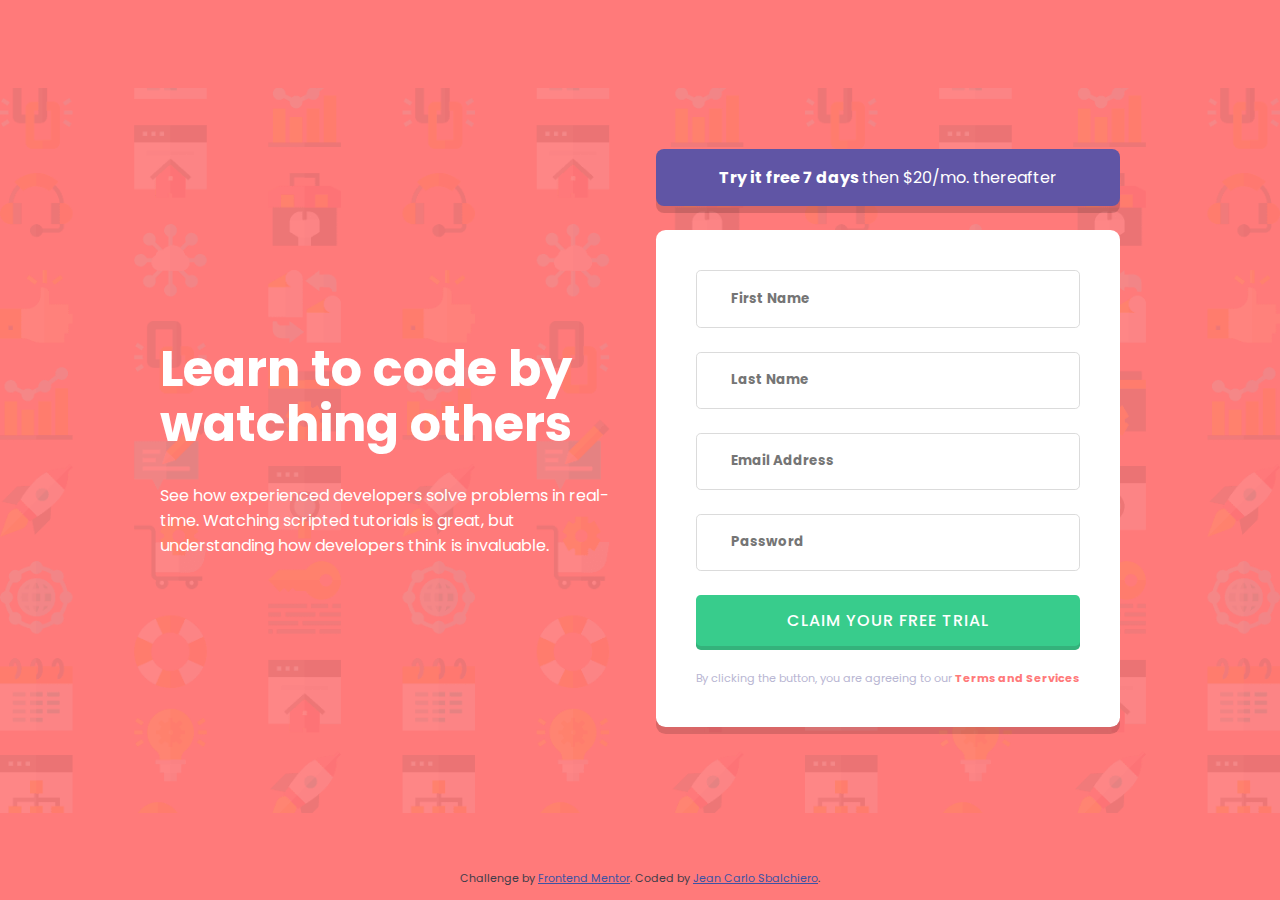
<file: forms/forms-v3/index.html>
<!DOCTYPE html>
<html lang="en">
  <head>
    <meta charset="UTF-8">
    <meta name="viewport" content="width=device-width, initial-scale=1.0">

    <link rel="icon" type="image/png" sizes="32x32" href="./images/favicon-32x32.png">
    <link rel="stylesheet" href="styles.css">
    
    <title>Frontend Mentor | Sign-up Form</title>
  </head>
  <body>
    <main>
      <div class="container">
        <div class="content">
          <h1>Learn to code by watching others</h1>
          <p>See how experienced developers solve problems in real-time. Watching scripted tutorials is great, but understanding how developers think is invaluable.</p>
        </div>
        <form action="#">
          <div class="try-free"><b>Try it free 7 days </b>then $20/mo. thereafter</div>
          <div class="controls-wrapper">
            <div class="control">
              <input type="text" name="fname" placeholder="First Name" required>
              <p class="error-msg"><i>First Name cannot be empty</i></p>
            </div>
            <div class="control">
              <input type="text" name="lname" placeholder="Last Name" required>
              <p class="error-msg"><i>Last Name cannot be empty</i></p>
            </div>
            <div class="control">
              <input type="email" name="email" placeholder="Email Address" required>
              <p class="error-msg"><i>Look like this is not an email</i></p>
            </div>
            <div class="control">
              <input type="password" name="password" placeholder="Password" required>
              <p class="error-msg"><i>Password Name cannot be empty</i></p>
            </div>

            <button type="submit">Claim your free trial</button>
            <p class="terms"> By clicking the button, you are agreeing to our <span>Terms and Services</span></p>
          </div>
        </form>
      </div>
    </main>
    <footer>
      <p class="attribution">
        Challenge by <a href="https://www.frontendmentor.io/challenges/intro-component-with-signup-form-5cf91bd49edda32581d28fd1" target="_blank">Frontend Mentor</a>. 
        Coded by <a href="https://github.com/jesbalchiero" target="_blank">Jean Carlo Sbalchiero</a>.
      </p>
    </footer>
    <script src="script.js"></script>
  </body>
</html>
</file>
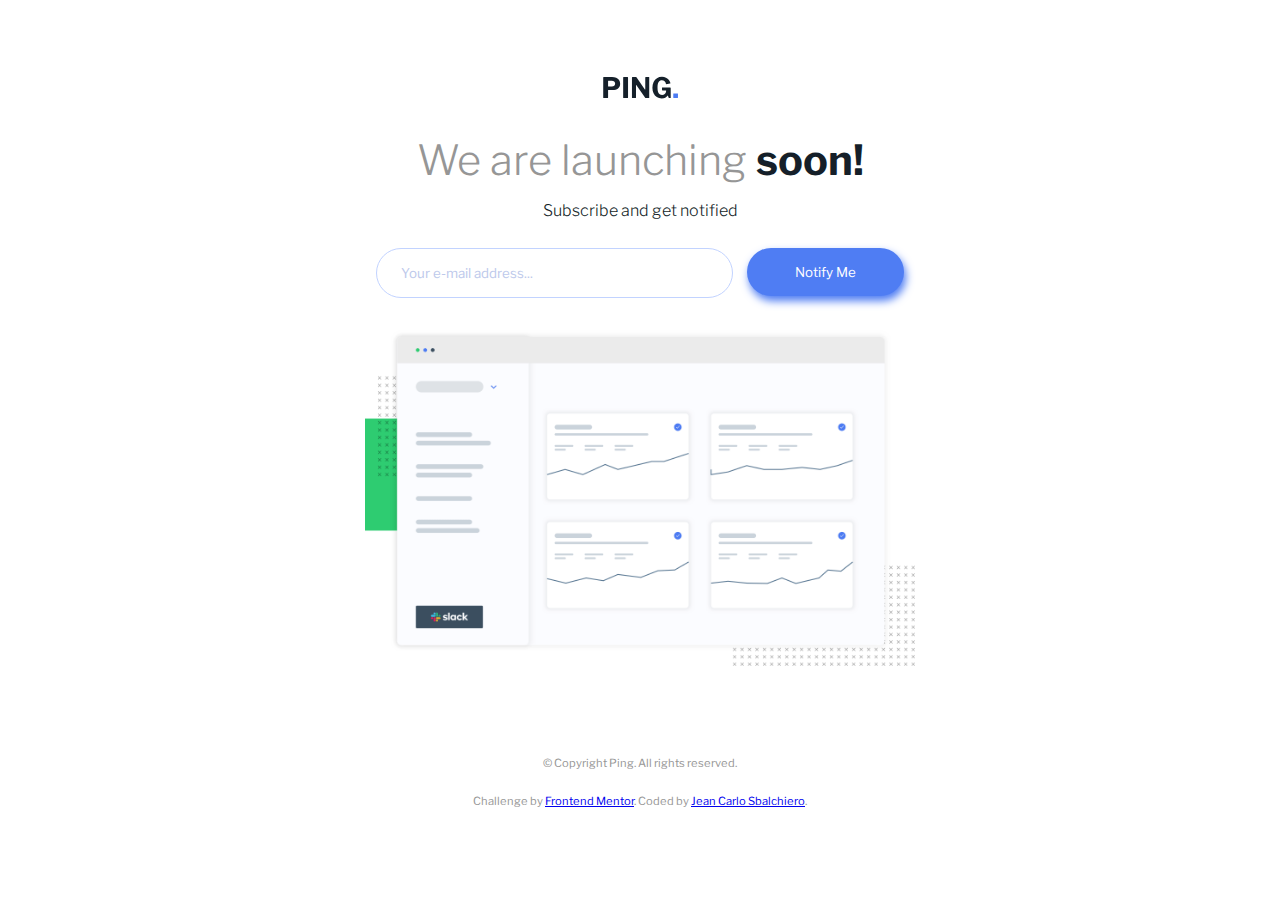
<file: forms/forms-v4/index.html>
<!DOCTYPE html>
<html lang="en">
  <head>
    <meta charset="UTF-8">
    <meta name="viewport" content="width=device-width, initial-scale=1.0"> 

    <link rel="icon" type="image/png" sizes="32x32" href="./images/favicon-32x32.png">
    <link rel="stylesheet" href="styles.css">

    <title>Frontend Mentor | Ping Simple Form</title>

  </head>
  <body>

    <header>
      <img src="./images/logo.svg" alt="Logo" class="logo" aria-hidden="true">
      <h1>We are launching <span>soon!</span></h1>
      <p>Subscribe and get notified</p>
    </header>
    <main class="container">
      <div class="notify">
        <div class="mail">
          <input type="email" id="mail" name="mail" placeholder="Your e-mail address...">
          <p class="error-msg"><i>Please provide a valid e-mail address</i></p>
        </div>
        <button>Notify Me</button>
      </div>
      <img src="./images/illustration-dashboard.png" alt="Dashboard" aria-hidden="true" class="main-img">
    </main>

    <footer>
      <ul>
        <li>
          <a href="#" aria-label="Facebook"
            ><i class="social social-facebook-f"></i
          ></a>
        </li>
        <li>
          <a href="#" aria-label="Twitter"
            ><i class="social social-twitter"></i
          ></a>
        </li>
        <li>
          <a href="#" aria-label="Instagram"
><i class="social social-instagram"></i></a>
        </li>
      </ul>
      <p>&copy; Copyright Ping. All rights reserved.</p>
      <p class="attribution">
        Challenge by <a href="https://www.frontendmentor.io/challenges/ping-single-column-coming-soon-page-5cadd051fec04111f7b848da" target="_blank">Frontend Mentor</a>. 
        Coded by <a href="https://github.com/jesbalchiero">Jean Carlo Sbalchiero</a>.
      </p>
    </footer>
    <script src="./script.js"></script>
    <script src="./fontawesome.js" crossorigin="anonymous"></script>
  </body>
</html>
</file>
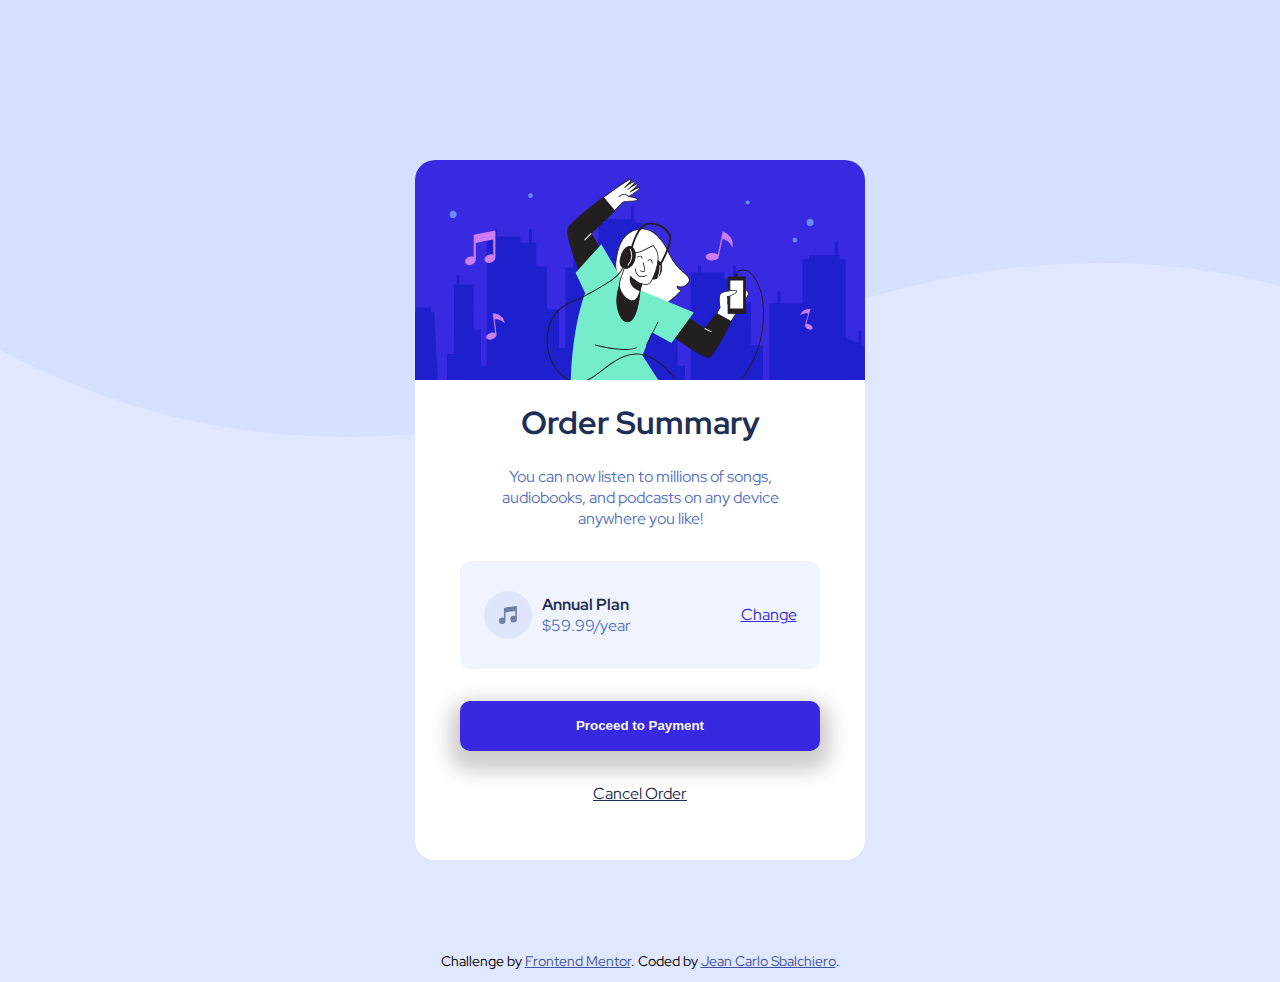
<file: forms/forms-v5/index.html>
<!DOCTYPE html>
<html lang="en">
<head>
  <meta charset="UTF-8">
  <meta name="viewport" content="width=device-width, initial-scale=1.0">

  <link rel="icon" type="image/png" sizes="32x32" href="./images/favicon-32x32.png">
  <link rel="stylesheet" href="styles.css">
  <link rel="stylesheet" href="https://fonts.googleapis.com/css2?family=Red+Hat+Display:wght@500;700;800&display=swap">
  
  <title>Frontend Mentor | Order Summary</title>
</head>
<body>
  <header>

  </header>
  <main>
    <div class="flexbox">
      <img src="./images/illustration-hero.svg" class="header-img">
      <div class="info">
        <h1>Order Summary</h1>
        <p>You can now listen to millions of songs, audiobooks, and podcasts on any device anywhere you like!</p>
      </div>
      <div class="music">
        <img src="./images/icon-music.svg" class="music-img">
        <div class="price">
          <h4> Annual Plan</h4>
          <p>&dollar;59.99/year</p>
        </div>
        <a href="#" class="change">Change</a>
      </div>
      <button class="payment">Proceed to Payment</button>
      <a href="#"class="order">Cancel Order</a>
    </div>
  </main>
  <footer>
    <div class="attribution">
      Challenge by <a href="https://www.frontendmentor.io/challenges/order-summary-component-QlPmajDUj" target="_blank">Frontend Mentor</a>. 
      Coded by <a href="#">Jean Carlo Sbalchiero</a>.
    </div>
  </footer>
</body>
</html>
</file>
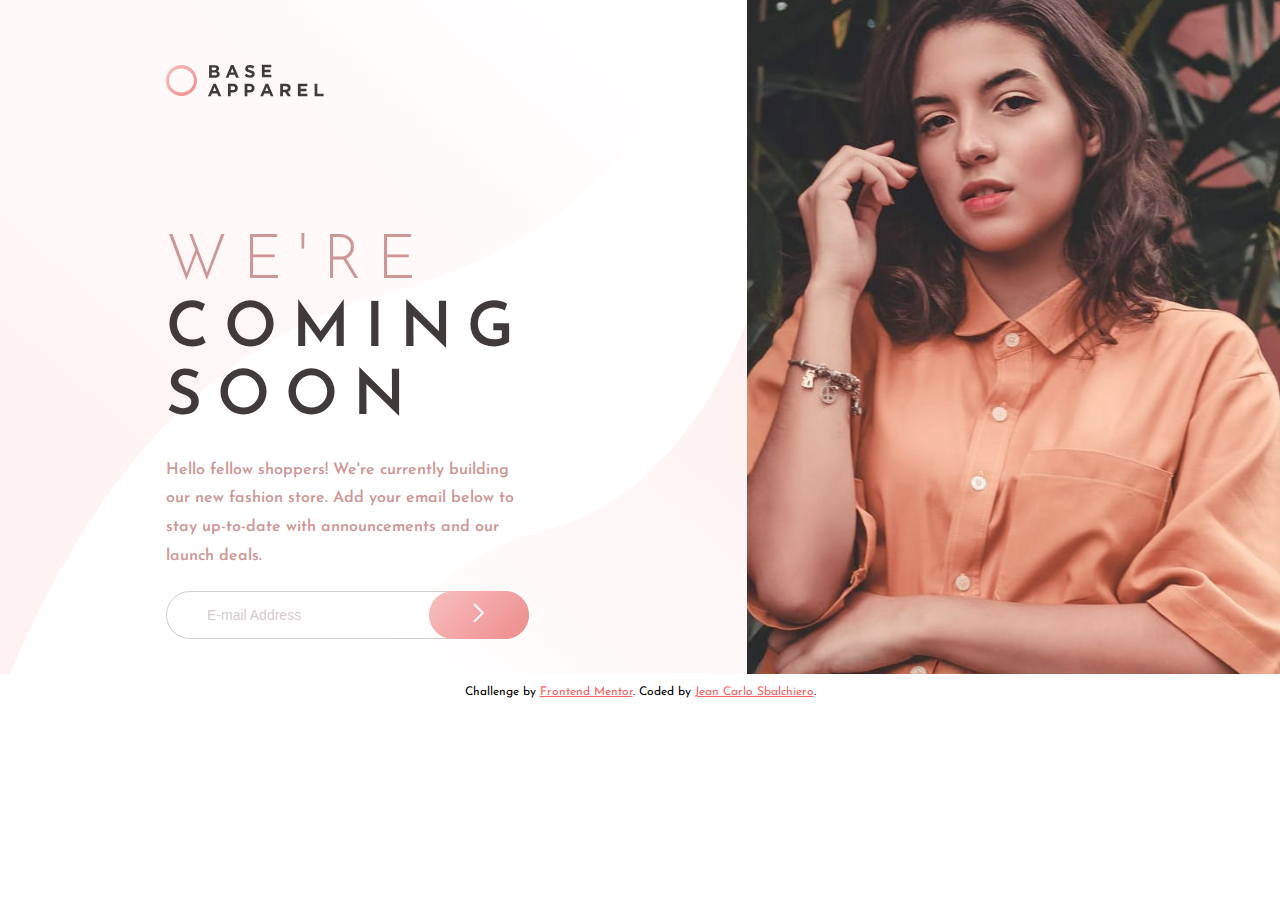
<file: forms/forms-v6/index.html>
<!DOCTYPE html>
<html lang="en">

  <head>
    <meta charset="UTF-8">
    <meta name="viewport" content="width=device-width, initial-scale=1.0">

    <link rel="icon" type="image/png" sizes="32x32" href="./images/favicon-32x32.png">
    <link rel="preconnect" href="https://fonts.googleapis.com">
    <link rel="preconnect" href="https://fonts.gstatic.com" crossorigin>
    <link rel="stylesheet" href="https://fonts.googleapis.com/css2?family=Josefin+Sans:wght@300;400;600&display=swap">
    <link rel="stylesheet" href="styles.css" />
    
    <title>Frontend Mentor | Base Apparel</title>
  </head>

  <body>

    <main>
      <div class="left">
        <header>
          <img src="./images/logo.svg" alt="Base Apparel">
        </header>
        <div class="mobile-hero">

        </div>
        <div class="intro">
          <h1><span>We're</span><br>coming<br>soon</h1>
          <p>Hello fellow shoppers! We're currently building our new fashion store. Add your email below to stay up-to-date with announcements and our launch deals.</p>
          <form class="form">
            <div class="mail">
              <input type="email" name="email" id="mail-input" placeholder="E-mail Address" onfocus="this.placeholder= 'E-mail Address'">
              <button class="submit" type="button"><img src="./images/icon-arrow.svg" alt="forward"></button>
            </div>
            <div id="error" class="error-message">
              <p id="error-text">Please provide a valid e-mail</p>
            </div>
          </form>
        </div>
      </div>
      <div class="right">

      </div>
    </main>
    
    
    <footer>
      <p class="attribution">
        Challenge by <a href="https://www.frontendmentor.io/challenges/base-apparel-coming-soon-page-5d46b47f8db8a7063f9331a0" target="_blank">Frontend Mentor</a>. 
        Coded by <a href="#">Jean Carlo Sbalchiero</a>.
      </p>
    </footer>
    
    <script src="script.js"></script>
  </body>

</html>
</file>
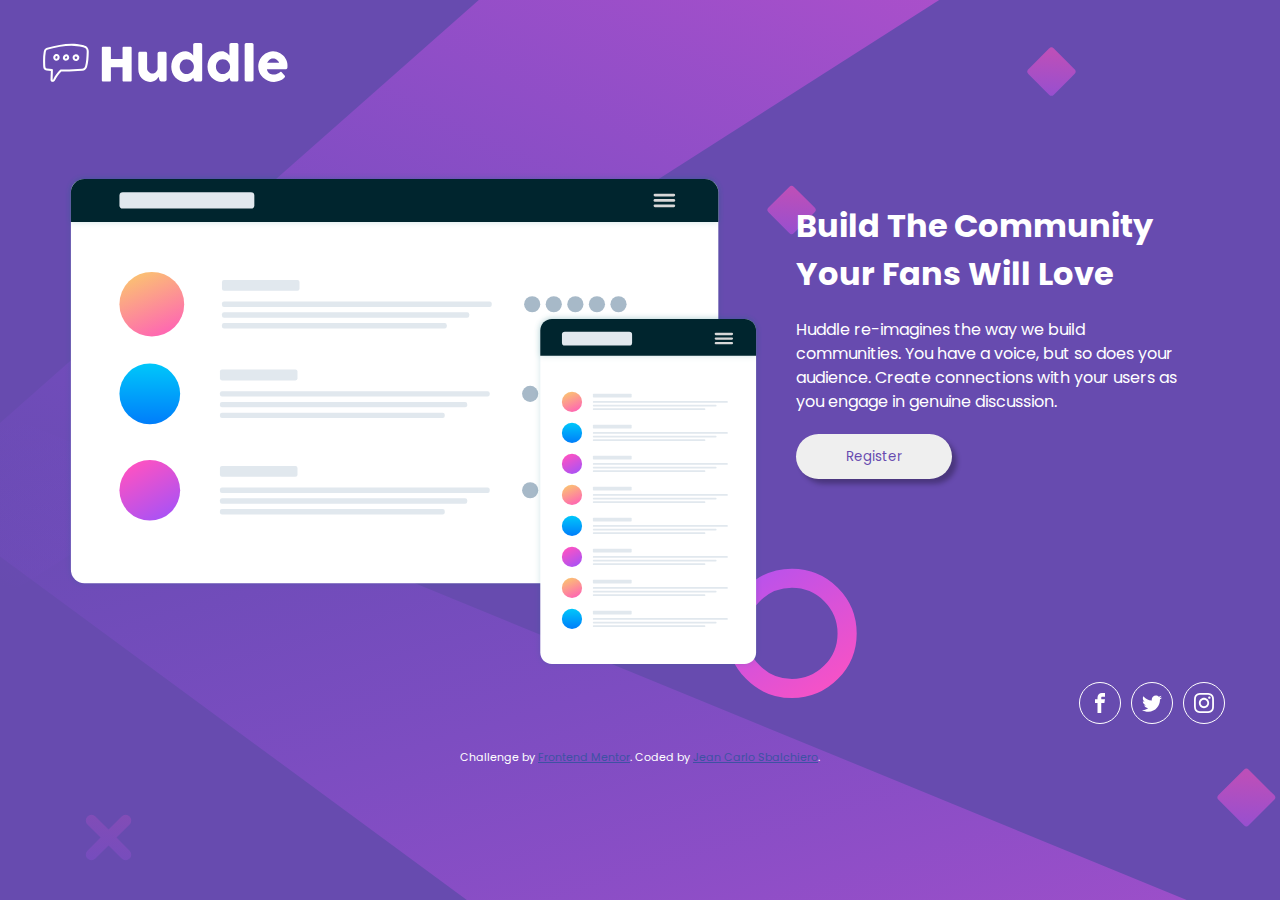
<file: landing-pages/landing-page-pt2-main/index.html>
<!DOCTYPE html>
<html lang="en">
  <head>
    <meta charset="UTF-8">
    <meta name="viewport" content="width=device-width, initial-scale=1.0">

    <link rel="icon" type="image/png" sizes="32x32" href="./images/favicon-32x32.png">
    <link rel="stylesheet" href="styles.css">

    <title>Frontend Mentor | Huddle Landing Page</title>

    <style>
      .attribution { font-size: 11px; text-align: center; }
      .attribution a { color: hsl(228, 45%, 44%); }
    </style>
  </head>
  <body>
    <header>
      <img src="./images/logo.svg" alt="Logo" aria-hidden="true">
    </header>
    <main>
      <div class="wrap">
        <img class="illustration" src="./images/illustration-mockups.svg" alt="Illustration Mockup" aria-hidden="true">
      </div>
      <div class="intro">
        <h1>Build The Community Your Fans Will Love</h1>
        <p>Huddle re-imagines the way we build communities. You have a voice, but so does your audience. Create connections with your users as you engage in genuine discussion.</p>
        <button>Register</button>
      </div>
    </main>
    <footer>
      <ul class="icons">
        <li class="icon-container">
          <a href="#" aria-label="facebook">
            <svg version="1.1" xmlns="http://www.w3.org/2000/svg" aria-hidden="true" class="icon" width="32" height="32" viewBox="0 0 32 32">
              <path fill="#ffffff" d="M19 6h5v-6h-5c-3.86 0-7 3.14-7 7v3h-4v6h4v16h6v-16h5l1-6h-6v-3c0-0.542 0.458-1 1-1z"></path>
            </svg>
          </a>
        </li>
        <li class="icon-container">
          <a href="#" aria-label="twitter">
            <svg version="1.1" xmlns="http://www.w3.org/2000/svg" aria-hidden="true" class="icon" width="32" height="32" viewBox="0 0 32 32">
              <path fill="#ffffff" d="M32 7.075c-1.175 0.525-2.444 0.875-3.769 1.031 1.356-0.813 2.394-2.1 2.887-3.631-1.269 0.75-2.675 1.3-4.169 1.594-1.2-1.275-2.906-2.069-4.794-2.069-3.625 0-6.563 2.938-6.563 6.563 0 0.512 0.056 1.012 0.169 1.494-5.456-0.275-10.294-2.888-13.531-6.862-0.563 0.969-0.887 2.1-0.887 3.3 0 2.275 1.156 4.287 2.919 5.463-1.075-0.031-2.087-0.331-2.975-0.819 0 0.025 0 0.056 0 0.081 0 3.181 2.263 5.838 5.269 6.437-0.55 0.15-1.131 0.231-1.731 0.231-0.425 0-0.831-0.044-1.237-0.119 0.838 2.606 3.263 4.506 6.131 4.563-2.25 1.762-5.075 2.813-8.156 2.813-0.531 0-1.050-0.031-1.569-0.094 2.913 1.869 6.362 2.95 10.069 2.95 12.075 0 18.681-10.006 18.681-18.681 0-0.287-0.006-0.569-0.019-0.85 1.281-0.919 2.394-2.075 3.275-3.394z"></path>
            </svg>
          </a>
        </li>
        <li class="icon-container">
          <a href="#" aria-label="instagram">
            <svg version="1.1" xmlns="http://www.w3.org/2000/svg" aria-hidden="true" class="icon" width="32" height="32" viewBox="0 0 32 32">
              <path fill="#ffffff" d="M16 2.881c4.275 0 4.781 0.019 6.462 0.094 1.563 0.069 2.406 0.331 2.969 0.55 0.744 0.288 1.281 0.638 1.837 1.194 0.563 0.563 0.906 1.094 1.2 1.838 0.219 0.563 0.481 1.412 0.55 2.969 0.075 1.688 0.094 2.194 0.094 6.463s-0.019 4.781-0.094 6.463c-0.069 1.563-0.331 2.406-0.55 2.969-0.288 0.744-0.637 1.281-1.194 1.837-0.563 0.563-1.094 0.906-1.837 1.2-0.563 0.219-1.413 0.481-2.969 0.55-1.688 0.075-2.194 0.094-6.463 0.094s-4.781-0.019-6.463-0.094c-1.563-0.069-2.406-0.331-2.969-0.55-0.744-0.288-1.281-0.637-1.838-1.194-0.563-0.563-0.906-1.094-1.2-1.837-0.219-0.563-0.481-1.413-0.55-2.969-0.075-1.688-0.094-2.194-0.094-6.463s0.019-4.781 0.094-6.463c0.069-1.563 0.331-2.406 0.55-2.969 0.288-0.744 0.638-1.281 1.194-1.838 0.563-0.563 1.094-0.906 1.838-1.2 0.563-0.219 1.412-0.481 2.969-0.55 1.681-0.075 2.188-0.094 6.463-0.094zM16 0c-4.344 0-4.887 0.019-6.594 0.094-1.7 0.075-2.869 0.35-3.881 0.744-1.056 0.412-1.95 0.956-2.837 1.85-0.894 0.888-1.438 1.781-1.85 2.831-0.394 1.019-0.669 2.181-0.744 3.881-0.075 1.713-0.094 2.256-0.094 6.6s0.019 4.887 0.094 6.594c0.075 1.7 0.35 2.869 0.744 3.881 0.413 1.056 0.956 1.95 1.85 2.837 0.887 0.887 1.781 1.438 2.831 1.844 1.019 0.394 2.181 0.669 3.881 0.744 1.706 0.075 2.25 0.094 6.594 0.094s4.888-0.019 6.594-0.094c1.7-0.075 2.869-0.35 3.881-0.744 1.050-0.406 1.944-0.956 2.831-1.844s1.438-1.781 1.844-2.831c0.394-1.019 0.669-2.181 0.744-3.881 0.075-1.706 0.094-2.25 0.094-6.594s-0.019-4.887-0.094-6.594c-0.075-1.7-0.35-2.869-0.744-3.881-0.394-1.063-0.938-1.956-1.831-2.844-0.887-0.887-1.781-1.438-2.831-1.844-1.019-0.394-2.181-0.669-3.881-0.744-1.712-0.081-2.256-0.1-6.6-0.1v0z"></path>
              <path fill="#ffffff" d="M16 7.781c-4.537 0-8.219 3.681-8.219 8.219s3.681 8.219 8.219 8.219 8.219-3.681 8.219-8.219c0-4.537-3.681-8.219-8.219-8.219zM16 21.331c-2.944 0-5.331-2.387-5.331-5.331s2.387-5.331 5.331-5.331c2.944 0 5.331 2.387 5.331 5.331s-2.387 5.331-5.331 5.331z"></path>
              <path fill="#ffffff" d="M26.462 7.456c0 1.060-0.859 1.919-1.919 1.919s-1.919-0.859-1.919-1.919c0-1.060 0.859-1.919 1.919-1.919s1.919 0.859 1.919 1.919z"></path>
            </svg>
          </a>
        </li>
      </ul>
      <p class="attribution">
        Challenge by <a href="https://www.frontendmentor.io/challenges/huddle-landing-page-with-a-single-introductory-section-B_2Wvxgi0" target="_blank">Frontend Mentor</a>. 
        Coded by <a href="https://github.com/jesbalchiero" target="_blank">Jean Carlo Sbalchiero</a>.
      </p>
    </footer>
  </body>
</html>
</file>
<file: article-preview/styles.css>
:root {
    --veryDarkGrayishBlue: hsl(217, 19%, 35%);
    --desaturatedDarkBlue: hsl(214, 17%, 51%);
    --grayishBlue: hsl(212, 23%, 69%);
    --lightGrayishBlue: hsl(210, 46%, 95%);
}

* {
    margin: 0;
    padding: 0;
    box-sizing: border-box;
}

body {
    min-height: 100vh;
    background: var(--lightGrayishBlue);
    font-family: "Manrope", sans-serif;
    font-size: 0.813rem;
    display: grid;
    justify-items: center;
    align-content: center;
}

.grid-container {
    max-width: 23.438em;
    background: #fff;
    border-radius: 1em;
    position: relative;
    box-shadow: 2px 2px 22px -7px #888;
}

#drawersImg {
    width: 100%;
    border-radius: 1em 1em 0 0;
}

.about {
    line-height: 1.7em;
    padding: 2.5em 2.5em 0;
    margin-bottom: 0.9em;
}

.title h1 {
    font-weight: bold;
    font-size: 1rem;
    color: var(--veryDarkGrayishBlue);
    margin-bottom: 0.7em;
}

.text {
    color: var(--desaturatedDarkBlue);
}

.user {
    height: 5em;
    display: flex;
    justify-content: space-between;
    align-items: center;
    padding: 0 2.5em;
}

.about-user {
    display: flex;
    align-items: center;
}

#avatar {
    height: 3em;
    border-radius: 50%;
    margin-right: 1em;
}

.name {
    color: var(--veryDarkGrayishBlue);
    font-weight: bold;
    margin-bottom: 0.2em;
}

.date {
    color: var(--grayishBlue);
}

#btnShare {
    background: var(--lightGrayishBlue);
    padding: 0.5em;
    border-radius: 50%;
    border: none;
}

.share {
    height: 5em;
    width: 100%;
    background: var(--veryDarkGrayishBlue);
    color: var(--grayishBlue);
    letter-spacing: 0.4em;
    display: none;
    justify-content: space-between;
    align-items: center;
    padding: 2.5em;
    border-radius: 0 0 1em 1em;
}

.about-share {
    display: flex;
    align-items: center;
}

.share-text {
    margin-right: 1em;
}

.share-logos {
    display: flex;
    align-items: center;
}

.share-logos a {
    padding: 0.34em 0.4em 0;
}

#btnClose {
    background: var(--desaturatedDarkBlue);
    padding: 0.5em;
    border-radius: 50%;
    border: none;
}

#btnClose img {
    filter: brightness(0) invert(1);
}

.bottom-arrow {
    display: none;
}

.attribution {
    margin-top: 2em;
    opacity: 50%;
}
  
@media (min-width: 60em) {

    .grid-container {
        min-width: 60em;
        display: grid;
        grid-template-columns: 2fr 1fr 1fr 1fr;
        grid-template-rows: 2fr 1fr;
        grid-template-areas:"pic about about about" "pic user user user";
    }

    #drawersImg {
        grid-area: pic;
        height: 100%;
        object-fit: cover;
        object-position: left;
        border-radius: 1em 0 0 1em;
    }

    .about {
        grid-area: about;
        margin-bottom: 0;
        padding-bottom: 0;
        padding-right: 3.4em;
    }

    .title h1 {
        font-size: 1.2rem;
        line-height: 1.5em;
    }

    .text {
        font-size: 0.9rem;
        line-height: 1.7em;
    }

    .user {
        grid-area: user;
        margin-bottom: 0.5em;
        align-self: center;
    }

    #btnShare {
        margin-right: 0.8em;
    }

    .share {
        width: 20em;
        position: absolute;
        top: 43%;
        left: 76%;
        justify-content: center;
        border-radius: 1em;
    }

    .share-text {
        padding-left: 0.7em;
    }

    .share-logos a {
        padding: 0 0.7em 0;
    }

    #btnClose {
        position: absolute;
        top: 159%;
        left: 45%;
    }

    .bottom-arrow {
        display: none;
        width: 0;
        height: 0;
        border-left: 15px solid transparent;
        border-right: 15px solid transparent;
        border-top: 15px solid var(--veryDarkGrayishBlue);
        position: absolute;
        bottom: 31%;
        right: 5.5%;
    }
}
</file>
<file: apps/app-v1/styles.css>
html {
    -webkit-box-sizing: border-box;
            box-sizing: border-box;
    font-size: 100%;
    scroll-behavior: smooth;
  }
  
  * {
    -webkit-box-sizing: inherit;
            box-sizing: inherit;
    margin: 0;
    padding: 0;
  }
  
  .sr-only {
    border: 0 !important;
    clip: rect(1px, 1px, 1px, 1px) !important;
    -webkit-clip-path: inset(50%) !important;
            clip-path: inset(50%) !important;
    height: 1px !important;
    margin: -1px !important;
    overflow: hidden !important;
    padding: 0 !important;
    position: absolute !important;
    width: 1px !important;
    white-space: nowrap !important;
  }
  
  body {
    min-height: 100vh;
    font-family: "Space Mono", sans-serif;
    text-align: center;
    background-color: #c5e4e7;
  }
  
  header {
    height: 10rem;
    display: -webkit-box;
    display: -ms-flexbox;
    display: flex;
    -webkit-box-pack: center;
        -ms-flex-pack: center;
            justify-content: center;
    -webkit-box-align: center;
        -ms-flex-align: center;
            align-items: center;
  }
  
  h2 {
    font-size: .7rem;
    color: #5e7a7d;
    -webkit-margin-after: 0.7rem;
            margin-block-end: 0.7rem;
  }
  
  .container {
    margin: auto;
    border-top-left-radius: 1.5rem;
    border-top-right-radius: 1.5rem;
    text-align: left;
    background-color: white;
    padding: 30px 0 30px 0;
  }
  
  section {
    max-width: 16.5rem;
    margin: auto;
  }
  
  .input-bill {
    position: relative;
  }
  
  input {
    width: 100%;
    padding: 5px 10px;
    text-align: right;
    font-family: "Space Mono", sans-serif;
    background-color: #f4fafa;
    border: none;
    border-radius: 2.3px;
    font-size: 24px;
    color: #00494d;
    font-size: 20px;
    font-weight: bold;
  }
  
  input:focus {
    outline: 2px solid #26c0ab;
  }
  
  .dollar-icon {
    position: absolute;
    top: 2px;
    left: 15px;
  }
  
  .five-percent {
    -ms-grid-row: 1;
    -ms-grid-column: 1;
    grid-area: five-percent;
    background-color: #00494d;
    color: white;
  }
  
  .ten-percent {
    -ms-grid-row: 1;
    -ms-grid-column: 2;
    grid-area: ten-percent;
    background-color: #00494d;
    color: white;
  }
  
  .fifteen-percent {
    -ms-grid-row: 2;
    -ms-grid-column: 1;
    grid-area: fifteen-percent;
    background-color: #26c0ab;
    color: #00494d;
  }
  
  .twenty-five-percent {
    -ms-grid-row: 2;
    -ms-grid-column: 2;
    grid-area: twenty-five-percent;
    background-color: #00494d;
    color: white;
  }
  
  .fifty-percent {
    -ms-grid-row: 3;
    -ms-grid-column: 1;
    grid-area: fifty-percent;
    background-color: #00494d;
    color: white;
  }
  
  .custom-btn {
    -ms-grid-row: 3;
    -ms-grid-column: 2;
    grid-area: custom-btn;
    color: #5e7a7d;
  }
  
  .tip-percentage-select {
    margin: 2rem 0 2rem 0;
  }
  
  .btn {
    display: -ms-grid;
    display: grid;
    -ms-grid-columns: (1fr)[2];
        grid-template-columns: repeat(2, 1fr);
    -ms-grid-rows: (1fr)[3];
        grid-template-rows: repeat(3, 1fr);
        grid-template-areas: "five-percent ten-percent"
   "fifteen-percent twenty-five-percent"
   "fifty-percent custom-btn";
    gap: 12px;
  }
  
  .btn-no {
    font-family: "Space Mono", sans-serif;
    font-size: 19px;
    font-weight: bold;
    border: none;
    border-radius: 4px;
    padding: 3px 0 3px 0;
    cursor: pointer;
  }
  
  button:active {
    position: relative;
    top: 1px;
  }
  
  .custom-btn {
    padding-right: 13px;
    cursor: auto;
  }
  
  .persons {
    margin-bottom: 1.8rem;
    position: relative;
  }
  
  .persons span {
    font-size: .7rem;
    font-weight: bold;
    position: absolute;
    top: -27px;
    right: 3px;
    display: none;
  }
  
  .invalid {
    outline: 2px solid red;
  }
  
  .invalid span {
    display: block;
    color: red;
  }
  
  .invalid input {
    outline: 2px solid red;
  }
  
  .input-people {
    position: relative;
  }
  
  .person-icon {
    position: absolute;
    top: 12px;
    left: 15px;
  }
  
  .tip-amount {
    background-color: #00494d;
    border-radius: .7rem;
    padding: 1rem;
    display: -webkit-box;
    display: -ms-flexbox;
    display: flex;
    -webkit-box-orient: vertical;
    -webkit-box-direction: normal;
        -ms-flex-direction: column;
            flex-direction: column;
  }
  
  .tip-amount h2 {
    color: #f4fafa;
  }
  
  .per-person {
    color: #5e7a7d;
    font-size: 12px;
    font-weight: bold;
  }
  
  .amount-per-person {
    display: -webkit-box;
    display: -ms-flexbox;
    display: flex;
    -webkit-box-pack: justify;
        -ms-flex-pack: justify;
            justify-content: space-between;
    padding-top: .9rem;
  }
  
  .total-persons {
    display: -webkit-box;
    display: -ms-flexbox;
    display: flex;
    -ms-flex-wrap: wrap;
        flex-wrap: wrap;
    -webkit-box-pack: justify;
        -ms-flex-pack: justify;
            justify-content: space-between;
    padding-top: 1.2rem;
  }
  
  .value-calculator {
    color: #26c0ab;
    font-size: 31px;
    font-weight: bold;
  }
  
  .reset-btn {
    height: 2.4rem;
    background-color: #26c0ab;
    border: none;
    border-radius: 3px;
    font-weight: bold;
    color: #00494d;
    font-size: 14px;
    margin-top: 1.5rem;
    cursor: pointer;
  }
  
  @media (min-width: 490px) {
    .five-percent {
      -ms-grid-row: 1;
      -ms-grid-column: 1;
      grid-area: five-percent;
      background-color: #00494d;
      color: white;
    }
    .ten-percent {
      -ms-grid-row: 1;
      -ms-grid-column: 2;
      grid-area: ten-percent;
      background-color: #00494d;
      color: white;
    }
    .fifteen-percent {
      -ms-grid-row: 1;
      -ms-grid-column: 3;
      grid-area: fifteen-percent;
      background-color: #00494d;
      color: white;
    }
    .twenty-five-percent {
      -ms-grid-row: 2;
      -ms-grid-column: 1;
      grid-area: twenty-five-percent;
      background-color: #00494d;
      color: white;
    }
    .fifty-percent {
      -ms-grid-row: 2;
      -ms-grid-column: 2;
      grid-area: fifty-percent;
      background-color: #00494d;
      color: white;
    }
    .custom-btn {
      -ms-grid-row: 2;
      -ms-grid-column: 3;
      grid-area: custom-btn;
      color: #5e7a7d;
    }
    .container {
      display: -webkit-box;
      display: -ms-flexbox;
      display: flex;
      -ms-flex-wrap: wrap;
          flex-wrap: wrap;
      width: 40rem;
      border-radius: 1.5rem;
    }
    .tip-amount {
      width: 100%;
    }
    .btn {
      display: -ms-grid;
      display: grid;
      -ms-grid-columns: (1fr)[3];
          grid-template-columns: repeat(3, 1fr);
      -ms-grid-rows: (1fr)[2];
          grid-template-rows: repeat(2, 1fr);
          grid-template-areas: "five-percent ten-percent fifteen-percent"
            "twenty-five-percent fifty-percent custom-btn";
      gap: 12px;
    }
    .btn-no {
      font-size: 15px;
    }
    .persons {
      margin-bottom: 0;
    }
    .reset-btn {
      -webkit-margin-before: 6rem;
              margin-block-start: 6rem;
    }
  }
  
  .attribution {
    font-size: 11px;
    text-align: center;
    margin: 12px 0;
  }
  
  .attribution a {
    color: #3e52a3;
  }
</file>
<file: apps/app-v2/styles/styles.css>
* {
    margin: 0;
    padding: 0;
    -webkit-box-sizing: border-box;
    box-sizing: border-box;
}

.body {
    background-color: #202733;
    height: 100vh;
    display: -webkit-box;
    display: -ms-flexbox;
    display: flex;
    -webkit-box-pack: center;
    -ms-flex-pack: center;
    justify-content: center;
    -webkit-box-align: center;
    -ms-flex-align: center;
    align-items: center;
    padding: 0 5%;
}

.advice {
    font-weight: 800;
    font-family: "Manrope", sans-serif;
    padding: 40px 24px 0;
    text-align: center;
    background-color: #313a48;
    border-radius: 10px;
    display: -webkit-box;
    display: -ms-flexbox;
    display: flex;
    -webkit-box-orient: vertical;
    -webkit-box-direction: normal;
    -ms-flex-direction: column;
    flex-direction: column;
    -webkit-box-align: center;
    -ms-flex-align: center;
    align-items: center;
    max-width: 540px;
}

.advice_id {
    color: #53ffaa;
    text-transform: uppercase;
    font-size: 11px;
    line-height: 15.03px;
    letter-spacing: 7px;
    margin-bottom: 24px;
}

.advice_text {
    color: #cee3e9;
    font-size: 24px;
    line-height: 32.78px;
    letter-spacing: -0.26px;
    margin-bottom: 24px;
}

.advice_divider {
    margin-bottom: 40px;
}

.advice_btn {
    height: 64px;
    width: 64px;
    border-radius: 50%;
    outline: none;
    border: none;
    margin-bottom: -32px;
    background-color: #53ffaa;
    cursor: pointer;
}

.advice_btn:hover {
    -webkit-box-shadow: 0px 0px 40px #53ffaa;
    box-shadow: 0px 0px 40px #53ffaa;
}

.attribution {
    font-size: 0.9em;
    font-family: "Manrope", sans-serif;
    color: aliceblue;
    text-align: center;
    margin-top: 850px;
}

.attribution a {
    color: #53ffaa;
}

@media (min-width: 1024px) {

    .advice {
        padding: 48px;
    }

    .advice_id {
        font-size: 13px;
    }

    .advice_text {
        font-size: 28px;
    }

    .advice_btn {
        margin-bottom: -80px;
    }
}
</file>
<file: apps/app-v3/css/styles.css>
* {
    padding: 0;
    margin: 0;
    box-sizing: border-box;
    font-family: 'Rubik', sans-serif;
  }
  
  img {
    display: block;
  }
  
  body {
    background-color: white;
    min-height: 100vh;
    position: relative;
    display: grid;
    overflow-x: hidden;
    place-content: center;
  }

  body::before {
    content: "";
    position: fixed;
    top: 0;
    left: -4rem;
    width: 280px;
    height: 600px;
    background: linear-gradient(-145deg, #e942ff, #8838ff);
    border-bottom-right-radius: 20rem;
    border-bottom-left-radius: 10rem;
    display: block;
    z-index: -1;
  }

  body::after {
    content: "";
    position: fixed;
    z-index: -1;
    bottom: -10rem;
    right: -11rem;
    width: 320px;
    height: 450px;
    background-color: #f5f3f7;
    border-top-right-radius: 15rem;
    border-top-left-radius: 15rem;
    overflow-x: hidden;
    display: block;
  }
  
  main {
    margin-block: 3.9rem;
  }

  main .container {
    max-width: 1200px;
    margin: 0 auto;
    padding-inline: 2rem;
  }

  main .container .grid {
    display: grid;
    grid-template-columns: repeat(1, 1fr);
    place-content: center;
  }

  main .container .grid .left-app {
    grid-column: 1/2;
  }

  main .container .grid .left-app .app {
    width: 250px;
    box-shadow: 5px 5px 35px 0px rgba(0, 0, 0, 0.1);
    margin-inline: auto;
    padding: 0.6rem;
    background-color: #fff;
    border-radius: 30px;
  }

  main .container .grid .left-app .app_inner {
    height: 100%;
  }

  main .container .grid .left-app .app_inner_body {
    background-color: #f5f3f7;
    padding: 0.6rem;
    border-radius: 20px;
    border-top-left-radius: 0;
    border-top-right-radius: 0;
  }

  main .container .grid .left-app .app_inner_body .top {
    max-width: 140px;
  }

  main .container .grid .left-app .app_inner_body .top p {
    border-radius: 8px;
    border-bottom-left-radius: 1px;
    background-color: #e3e1e5;
    font-size: 0.5rem;
    color: #9241c8;
    padding: 0.4rem;
    font-weight: 500;
  }

  main .container .grid .left-app .app_inner_body .top .p2 {
    margin-top: 0.6rem;
    font-weight: 500;
  }

  main .container .grid .left-app .app_inner_body .center {
    display: flex;
    flex-direction: column;
    align-items: flex-end;
    margin-top: 1rem;
    font-weight: 500;
  }

  main .container .grid .left-app .app_inner_body .center p {
    font-size: 0.5rem;
    background-color: white;
    padding: 0.5rem;
    margin-top: 0.6rem;
    max-width: 150px;
    color: #a39daa;
    box-shadow: 0px 2px 8px 0px rgba(0, 0, 0, 0.1);
    border-radius: 8px;
    border-bottom-right-radius: 1px;
  }

  main .container .grid .left-app .app_inner_body .center .animal-box {
    display: flex;
  }

  main .container .grid .left-app .app_inner_body .center .animal-box img {
    margin-inline: 0.3rem;
    width: 40px;
    border-radius: 7px;
  }

  main .container .grid .left-app .app_inner_body .bottom {
    display: flex;
    flex-direction: column;
    justify-content: flex-start;
    margin-top: 0.6rem;
  }

  main .container .grid .left-app .app_inner_body .bottom p {
    background-color: #e3e1e5;
    max-width: 150px;
    padding: 0.5rem;
    color: #9241c8;
    border-radius: 8px;
    border-bottom-left-radius: 1px;
    margin-top: 0.5rem;
    font-size: 0.5rem;
    font-weight: 500;
  }

  main .container .grid .left-app .app_inner_body .bottom .price-para {
    display: flex;
    flex-direction: column;
    margin-top: 0.5rem;
  }

  main .container .grid .left-app .app_inner_body .bottom .price-para .price1, main .container .grid .left-app .app_inner_body .bottom .price-para .price2 {
    display: flex;
    align-items: center;
    background: linear-gradient(-145deg, #8838ff, #e942ff);
    margin-block: 0.3rem;
    max-width: -webkit-max-content;
    max-width: -moz-max-content;
    max-width: max-content;
    padding: 0.5rem 0.6rem;
    border-radius: 10px;
    border-bottom-left-radius: 1px;
    color: #fff;
  }

  main .container .grid .left-app .app_inner_body .bottom .price-para .price1 .circle, main .container .grid .left-app .app_inner_body .bottom .price-para .price2 .circle {
    width: 25px;
  }

  main .container .grid .left-app .app_inner_body .bottom .price-para .price1 span, main .container .grid .left-app .app_inner_body .bottom .price-para .price2 span {
    font-size: 0.6rem;
    color: #e3e1e5;
    font-weight: 400;
  }

  main .container .grid .left-app .app_inner_body .bottom .price-para .price1 h2, main .container .grid .left-app .app_inner_body .bottom .price-para .price2 h2 {
    color: #fff;
    font-size: 0.9rem;
    margin-left: 3rem;
    font-weight: 700;
  }

  main .container .grid .left-app .app_inner_body .input-footer {
    display: flex;
    position: relative;
    margin-bottom: 0.1rem;
    margin-top: 0.7rem;
  }

  main .container .grid .left-app .app_inner_body .input-footer input {
    display: block;
    width: 100%;
    padding: 0.6rem;
    border: none;
    outline: none;
    border-radius: 20px;
    padding-left: 1rem;
  }

  main .container .grid .left-app .app_inner_body .input-footer input::-moz-placeholder {
    font-size: 0.7rem;
    color: #c6cacd;
    font-weight: 500;
  }

  main .container .grid .left-app .app_inner_body .input-footer input:-ms-input-placeholder {
    font-size: 0.7rem;
    color: #c6cacd;
    font-weight: 500;
  }

  main .container .grid .left-app .app_inner_body .input-footer input::placeholder {
    font-size: 0.7rem;
    color: #c6cacd;
    font-weight: 500;
  }

  main .container .grid .left-app .app_inner_body .input-footer .arrow {
    position: absolute;
    right: 0.5rem;
    top: 0.5rem;
    background-color: #3e2753;
    display: block;
    width: 20px;
    height: 20px;
    border-radius: 50%;
    display: flex;
    align-items: center;
    justify-content: center;
    flex-direction: column;
  }

  main .container .grid .left-app .app_inner_body .input-footer .arrow span {
    width: 8px;
    height: 2px;
    background-color: #fff;
    display: block;
    margin-bottom: 3px;
  }

  main .container .grid .left-app .app_inner_body .input-footer .arrow span:nth-child(1) {
    transform: translate(0px, 1px) rotate(40deg);
  }

  main .container .grid .left-app .app_inner_body .input-footer .arrow span:nth-child(2) {
    transform: translate(-0.1px) rotate(-40deg);
  }

  main .container .grid .left-app .app_inner_header {
    background: linear-gradient(to left, #e942ff, #8838ff);
    border-radius: 23px;
    border-bottom-left-radius: 0;
    border-bottom-right-radius: 0;
    border-bottom-left-radius: 7px;
    border-bottom-right-radius: 7px;
    box-shadow: 0px 1px 3px 0px rgba(0, 0, 0, 0.1);
    position: relative;
  }

  main .container .grid .left-app .app_inner_header:before {
    content: "";
    position: absolute;
    top: 0;
    left: 0;
    right: 0;
    width: 130px;
    border-bottom-left-radius: 11px;
    border-bottom-right-radius: 11px;
    margin-inline: auto;
    height: 18px;
    background-color: #fff;
  }

  main .container .grid .left-app .app_inner_header_container {
    padding-top: 1rem;
    padding-inline: 0.8rem;
    display: flex;
    align-items: center;
    justify-content: space-between;
  }

  main .container .grid .left-app .app_inner_header_container .user {
    display: flex;
    align-items: center;
    margin-block: 1rem;
  }

  main .container .grid .left-app .app_inner_header_container .user img {
    width: 24px;
    border-radius: 50%;
    margin-inline: 0.5rem;
  }

  main .container .grid .left-app .app_inner_header_container .user .user-name {
    line-height: 10px;
    color: #fff;
  }

  main .container .grid .left-app .app_inner_header_container .user .user-name h1 {
    font-size: 0.7rem;
    font-weight: 700;
  }

  main .container .grid .left-app .app_inner_header_container .user .user-name span {
    font-weight: 400;
    font-size: 0.6rem;
    color: #d89eff;
  }

  main .container .grid .left-app .app_inner_header_container .user .arrow {
    display: block;
  }

  main .container .grid .left-app .app_inner_header_container .user .arrow span {
    width: 8px;
    height: 2px;
    background-color: #fff;
    display: block;
    margin-bottom: 3px;
  }

  main .container .grid .left-app .app_inner_header_container .user .arrow span:nth-child(1) {
    transform: translate(0px, 1px) rotate(-40deg);
  }

  main .container .grid .left-app .app_inner_header_container .user .arrow span:nth-child(2) {
    transform: translate(-1px) rotate(40deg);
  }

  main .container .grid .left-app .app_inner__header_container .colon {
    display: block;
  }

  main .container .grid .left-app .app_inner_header_container .colon span {
    width: 2px;
    background-color: #fff;
    display: block;
    height: 2px;
    margin-block: 0.2rem;
    border-radius: 50%;
  }

  main .container .grid .right-details {
    z-index: 99;
    margin-top: 1rem;
    text-align: center;
  }
  
  main .container .grid .right-details .paragraph {
    line-height: 30px;
    font-weight: 500;
    color:hsl(270, 7%, 64%);
  }

  main .container .grid .right-details h1 {
    font-size: 2.5rem;
    margin-bottom: 1rem;
    color:hsl(271, 15%, 43%);
  }
  
  footer {
    text-align: center;
  }
  
  @media (min-width: 700px) {

    body::before {
      width: 450px;
      height: 600px;
    }

    body::after {
      width: 450px;
      height: 650px;
      bottom: 0;
      height: 460px;
    }
  
    main {
      margin: 0;
    }

    main .container .grid {
      grid-template-columns: repeat(auto-fit, minmax(300px, 1fr));
      max-width: 900px;
    }

    main .container .grid .left-app .app {
      width: 250px;
    }

    main .container .grid .right-details {
      align-self: center;
      margin-top: 0rem;
      text-align: left;
    }

    main .container .grid .right-details h1 {
      font-size: 2.5rem;
    }
  }

  .attribution {
    font-size: 0.9em;
    text-align: center;
    padding: 80px 0;
}

.attribution a {
   color: #e942ff;
}
</file>
<file: apps/app-v4/styles.css>
:root {
    --Grayish-blue: #8486a9;
    --Soft-red: #fb6087;
    --White: #ffffff;
    --Dark-desaturated-blue: #343650;
    --Very-dark-blue: #1e1f29;
    --Very-dark-blue2: #191a24;
    --font-primary:'Red Hat Text', sans-serif;
}

* {
    margin: 0;
    padding: 0;
    box-sizing: border-box;
}

html {
    margin: 0;
    padding: 0;
    font-size: 62.5%;
    list-style: none;
}

li {
    list-style: none;
}

body {
    margin: 0;
    padding: 0;
    height: 100vh;
    font-family: var(--font-primary);
    background: url('./images/pattern-hills.svg') bottom right 20% no-repeat, url('./images/bg-stars.svg'),
    linear-gradient(to bottom, var(--Very-dark-blue), var(--Very-dark-blue)) no-repeat;
}

main {
    padding: 0 2.4rem;
    padding-top: 15rem;
    height: 80vh;
}

.title h1 {
    font-size: 2.1rem;
    padding: 0 2.4rem;
    text-align: center;
    text-transform: uppercase;
    letter-spacing: .4rem;
    color:var(--White);
}

.time {
    width: 100%;
    max-width: 375px;
    margin: 0 auto;
    margin-top: 6rem;
    display: flex;
    justify-content: space-around;
    align-items: center;
}

.card {
    min-width: 7.2rem;
    max-width: 10rem;
    display: inline-block;
    margin-right: .4%;            
}

.card__number {
    position: relative;
    background-color: var(--Dark-desaturated-blue);
    border-radius: .5rem;
    box-shadow: 1px 5px 0px 2px var(--Very-dark-blue2);
}

.card__number::before {
    position: absolute;
    content: "";
    height: 50%;
    width: 100%;
    background-color: hsl(234, 17%, 12%);
    opacity: .3;
    top: 0;
    bottom: 0;
    z-index: 10;
}

.card__number-circle-left {
    position: absolute;
    content: "";
    height: 1.2rem;
    width: .6rem;
    border-radius: 0 1.5rem 1.5rem 0;
    background-color: #191a24;
    top: 2.8rem;
    left: -.1rem;
    bottom: 0;
    z-index: 100;
}

.card__number-circle-right {
    position: absolute;
    content: "";
    height: 1.2rem;
    width: .6rem;
    border-radius: 1.5rem 0 0 1.5rem;
    background-color: #191a24;
    top: 2.8rem;
    right: -.1rem;
    bottom: 0;
    z-index: 100;
}

.card__number p {
    vertical-align: middle;
    text-align: center;
    font-size: 4rem;
    line-height: 68px;
    color:var(--Soft-red);
    animation: calendar .5s linear both;
}

.card__number_efect {
    animation: calendar .5s linear infinite;
}

.card__subtitle h3 {
    padding-top: 1rem;
    font-size: 1.2rem;
    text-align: center;
    color:var(--Grayish-blue)
}

footer {
    width: 100%;
    height: 20vh;
    display: flex;
    justify-content: center;
    align-items: center;
}

.social {
    padding-top: 2.5rem;
}

.social ul {
    display: flex;
    justify-content: center;
    align-items: center;
    gap: 3rem;
}

.social ul li {
    cursor: pointer;
}

ul li:hover .icon path {
    fill: #fb6087;
}

.icon path {
transition: fill .3 ease;
}

.attribution { 
    font-size: 11px; 
    text-align: center; 
    color: var(--Grayish-blue);
    position: absolute;
    margin-bottom: -80px;
}

.attribution a { 
    color: #fb6087; 
}

@keyframes calendar {

    0% {
        -webkit-transform: rotateX(90deg);
    }
    80% {
        -webkit-transform: rotateX(5deg);
    }
    90% {
        -webkit-transform: rotateX(15deg);
    }
    100% {
        -webkit-transform: rotateX(0deg);
    }
}
@media screen and (min-width:768px){
        
    body {
        background-size: contain;
    }

    .time {
        width: 100%;
        max-width: 650px;
    }

    .card {
        min-width: 14.9rem;
        max-width: 18rem;
        display: inline-block;
        margin-right: 3.5rem;
    }

    .card__number p {
        font-size: 8rem;
        line-height: 14.8rem;
    }

    .card__number-circle-right, .card__number-circle-left {
        top: 6.8rem;
    }

    .card__subtitle h3 {
        font-size: 2rem;
        letter-spacing: .3rem;
    }
}
</file>
<file: apps/app-v5/styles.css>
:root{
    --Gradient: hsl(6, 100%, 80%) to hsl(335, 100%, 65%);
    --Pale-Blue: hsl(243, 100%, 93%);
    --Grayish-Blue: hsl(229, 7%, 55%);
    --Dark-Blue: hsl(228, 56%, 26%);
    --Very-Dark-Blue: hsl(229, 57%, 11%);
    --Raleway: 'Raleway', sans-serif;
}

html, body {
    box-sizing: border-box;
}

*, *::before, *::after {
    box-sizing: inherit;
}

body {
    background-image: url(images/bg-mobile.png);
    background-size: 100%;
    font-family: var(--Raleway);
    font-size: 14px;
}

.container {
    margin: 20px;
}

.type {
    background-color: var(--Dark-Blue);
    margin: 120px auto 20px auto;
    border-radius: 10px 100px 10px 10px;
    padding-bottom: 20px;
    max-width: 320px;
}

.logo img {
    margin: 40px 0 0 40px;
}

.files {
    display: flex;
    align-items: center;
    gap: 20px;
    margin: 40px 0 20px 40px ;
    cursor: pointer;
}

.icon-document {
    background-color: var(--Very-Dark-Blue);
    padding: 10px 15px;
    border-radius: 10px;
}

.icon-folder {
    background-color: var(--Very-Dark-Blue);
    padding: 11.5px 12px;
    border-radius: 10px;
}

.icon-upload {
    background-color: var(--Very-Dark-Blue);
    padding: 13px 12px;
    border-radius: 10px;
}


.storage {
    background-color: var(--Dark-Blue);
    border-radius: 10px;
    max-width: 320px;
    margin: 0 auto 20px auto;
    padding: 1px 0 55px 0;
}

.text {
   margin: 30px 20px 20px 40px;
   color: var(--Grayish-Blue);
   font-size: 15px;
   margin-top: 50px;
}

.gb {
    font-weight: 700;
    color: var(--Pale-Blue);
}

.loading {
    background-color: hsl(229, 57%, 11%, .5);
    padding: 4px;
    margin: 0 30px 5px 30px;
    border-radius: 50px;

}

.loading-bar {
    background: hsl(6, 100%, 80%);
    background: -moz-linear-gradient(top, hsl(6, 100%, 80%) 0%, hsl(335, 100%, 65%) 100%);
    background: -webkit-linear-gradient(left, hsl(6, 100%, 80%) 0%, hsl(335, 100%, 65%) 100%); 
    background: linear-gradient(top,hsl(6, 100%, 80%)0%, hsl(335, 100%, 65%)100%);
    width: 175px;
    border-radius: 50px;
    position:relative;
    padding: 6px;
}

.ball {
    border: 5px solid white;
    border-radius: 100%;
    position: absolute;
    right: 1px;
    bottom: 1px; 
}

.storage-follow {
    display: flex;
    font-size: 13px;
    margin: 10px 0 10px 20px ;
    color: var(--Pale-Blue);
    font-weight: 700;
    gap: 200px;
    margin-right: -25px;
}


.remain {
    position: absolute;
    display: flex;
    gap: 10px;
    padding: 0px 30px;
    background-color: white;
    border-radius: 10px;
    color: var(--Very-Dark-Blue);
    margin: 20px 70px 0 70px;
    align-items: center;
    height: 80px;
    width: 210px;
}

.remain-qtd {
    font-weight: bold;
    font-size: 40px;
}

.remain-txt {
    color: var(--Grayish-Blue);
    font-size: 13px;
    font-weight: bold;
}


@media screen and (min-width:900px) {

    body {
        background-color: var(--Very-Dark-Blue);
        background-image: url(images/bg-desktop.png);
        background-repeat: no-repeat;
        background-size: 100%;
        background-attachment: fixed;
        background-position: left bottom;
    }

    .container {
        display: flex;
        align-items: center;
        justify-content: center;
    }

    .type {
        padding: 0 170px 30px 0;
        margin: 170px 0 20px 200px;
    }

    .storage {
        padding: 0 20px 50px 0;
        width: 1000px;
        max-width: 1000px;
        margin: 250px 180px 55px 40px;
    }

    .loading-bar {
        width: 75%;
    }

    .storage-follow {
        gap: 85%;
        margin-left: 35px;
    }

    .remain {
        position: absolute;
        top: 195px;
        right: 256px;
    }

    .text-box {
        padding: 20px;
        position: absolute;
        right: 0;
        border-right: 29px solid white;
        border-top: 0solid #00bfb6;
        border-bottom: 30px solid transparent;
        bottom: -26px;
    } 

    .attribution {
        color: aliceblue;
        text-align: center;
    }

    .attribution a{
        color: rgb(83, 163, 255);
    }
    
}
</file>
<file: dashboards/dashboard-v2/css/styles.css>
@import url("https://fonts.googleapis.com/css2?family=Inter:wght@400;700&display=swap");

* {
    -webkit-box-sizing: border-box;
    box-sizing: border-box;
    margin: 0;
    padding: 0;
    font-family: 'Inter', sans-serif;
    font-size: 14px;
}

body, .card, .card__overview {
    -webkit-transition: background .3s ease-in;
    transition: background .3s ease-in;
}

main {
    margin: 2.5em auto;
    max-width: 435px;
    width: 87%;
}

section {
    margin-bottom: 3.4em;
}

h1 {
    font-size: 1.7em;
}

h2 {
    font-size: 1.7em;
    margin-bottom: 1.1em;
}

h3 {
    font-size: 3.8em;
}

h4 {
    font-size: 2.2em;
}

.section__heading {
    border-bottom-width: 3px;
    border-bottom-style: solid;
    padding-bottom: 1.7em;
}

.section__header {
    margin-bottom: .2em;
}

.section__sub {
    font-weight: 700;
    letter-spacing: .2px;
}

.toggle {
    border-radius: 20px;
    cursor: pointer;
    display: inline-block;
    height: 22px;
    position: relative;
    width: 48px;
}

.toggle__container {
    display: -webkit-box;
    display: -ms-flexbox;
    display: flex;
    -webkit-box-pack: justify;
    -ms-flex-pack: justify;
    justify-content: space-between;
    margin: 1.4em 0 2.6em 0;
}

.toggle__label {
    font-weight: 700;
}

.toggle--input {
    opacity: 0;
    width: 0;
    height: 0;
}

.toggle--input:checked ~ .toggle__btn::after {
    right: calc(100% - 8px - 14px);
}

.toggle__btn {
    border-radius: 20px;
    bottom: 0;
    left: 0;
    position: absolute;
    right: 0;
    top: 0;
    -webkit-transition: background .4s ease-in;
    transition: background .4s ease-in;
}

.toggle__btn::after {
    border-radius: 50%;
    content: '';
    height: 14px;
    right: 0;
    margin: 4px 4px 0 0;
    position: absolute;
    top: 0;
    -webkit-transition: .4s;
    transition: .4s;
    width: 14px;
}

.card {
    border-radius: .4em;
    margin-bottom: 1.6em;
    cursor: pointer;
    overflow: hidden;
    padding: 2.45em 2em 1.85em 2em;
    position: relative;
    text-align: center;
}

.card__top {
    font-size: .85em;
    font-weight: 700;
    margin-bottom: 1.5em;
}

.card__icon {
    content: url("../images/icon-facebook.svg");
    margin-right: .3em;
    vertical-align: middle;
}

.card__icon--twitter {
    content: url("../images/icon-twitter.svg");
}

.card__icon--instagram {
    content: url("../images/icon-instagram.svg");
}

.card__icon--youtube {
    content: url("../images/icon-youtube.svg");
}

.card__header {
    margin-bottom: 0em;
}

.card__sub {
    font-size: .9em;
    letter-spacing: 4.5px;
    margin-bottom: 1.8em;
    text-transform: uppercase;
}

.card__status--up {
    font-size: .85em;
    font-weight: 700;
}

.card__status--up::before {
    content: url("../images/icon-up.svg");
    position: relative;
    top: -.2em;
}

.card__status--down {
    font-size: .85em;
    font-weight: 700;
}

.card__status--down::before {
    content: url("../images/icon-down.svg");
    position: relative;
    top: -.1em;
}

.card::before {
    content: '';
    height: 4px;
    left: 0;
    position: absolute;
    top: 0;
    width: 100%;
}

.card__overview {
    border-radius: .2em;
    cursor: pointer;
    margin-bottom: 1em;
    padding: 1.8em 1.8em;
    padding-right: 2.2em;
}

.card__overview div {
    display: -webkit-box;
    display: -ms-flexbox;
    display: flex;
    -webkit-box-pack: justify;
    -ms-flex-pack: justify;
    justify-content: space-between;
}

.overview__top {
    -webkit-box-align: center;
    -ms-flex-align: center;
    align-items: center;
    margin-bottom: 1.5em;
}

.overview__body {
    -webkit-box-align: end;
    -ms-flex-align: end;
    align-items: flex-end;
}

.overview__sub {
    font-weight: 700;
}

@media screen and (min-width: 768px) {
  
    main {
        max-width: 1108.8px;
        width: 90%;
    }

    h1 {
        font-size: 2em;
    }

    .section__top {
        display: -webkit-box;
        display: -ms-flexbox;
        display: flex;
        -webkit-box-pack: justify;
        -ms-flex-pack: justify;
        justify-content: space-between;
        margin-bottom: 1.5em;
    }

    .section__heading {
        border: none;
    }

    .toggle__container {
        gap: 1em;
    }

    .card {
        -webkit-box-flex: 1;
        -ms-flex: 1;
        flex: 1;
        margin-bottom: 0;
    }

    .card__container {
        display: -webkit-box;
        display: -ms-flexbox;
        display: flex;
        -ms-flex-wrap: wrap;
        flex-wrap: wrap;
        gap: 2em;
        -webkit-box-pack: justify;
        -ms-flex-pack: justify;
        justify-content: space-between;
    }

    .card__overview {
        margin-bottom: 0;
        padding: 1.6em 1.8em;
        padding-right: 2.2em;
        width: calc((100% - 6em) / 4);
    }

    .card__overview__container {
        display: -webkit-box;
        display: -ms-flexbox;
        display: flex;
        -ms-flex-wrap: wrap;
        flex-wrap: wrap;
        gap: 2em;
        -webkit-box-pack: justify;
        -ms-flex-pack: justify;
        justify-content: space-between;
    }
}

.attribution {
	font-size: 1.1rem;
	text-align: center;
	margin-bottom: 1.2rem;
}

.attribution a {
	color: tomato;
}
</file>
<file: dashboards/dashboard-v2/css/light-theme.css>
body {
    background: white;
}

h2 {
    color: #63687e;
}

.section__heading {
    border-bottom-color: #f0f2fa;
}

.section__sub {
    color: #63687e;
}

.toggle {
    background: #aeb3cb;
}

.toggle__label {
    color: #63687e;
}

.toggle--input:checked ~ .toggle__btn {
    background: linear-gradient(45deg, #378fe6, #3eda82 75%);
}

.toggle__btn {
    transition: --myColor1 .2s ease-in, --myColor2 .2s ease-in;
    background: linear-gradient(45deg, var(--myColor1), var(--myColor2) 75%);
}

.toggle__btn::after {
    background: white;
}

.toggle__btn:hover {
    --myColor1: hsl(210, 78%, 56%);
    --myColor2: hsl(146, 68%, 55%);
}

.card {
    background: #f5f7ff;
}

.card:hover {
    background: #f0f2fa;
}

.card__top {
    color: #63687e;
}

.card__sub {
    color: #63687e;
}

.card__status--up {
    color: #1db489;
}

.card__status--down {
    color: #dc414c;
}

.card--facebook::before {
    background: #198ff5;
}

.card--twitter::before {
    background: #1ca0f2;
}

.card--instagram::before {
    background: linear-gradient(45deg, #fdc468, #df4996);
}

.card--youtube::before {
    background: #c4032a;
}

.card__overview {
    background: #f5f7ff;
}

.card__overview:hover {
    background: #f0f2fa;
}

.overview__sub {
    color: #63687e;
}

@property --myColor1 {
    syntax: '<color>';
    initial-value: #aeb3cb;
    inherits: false;
}

@property --myColor2 {
    syntax: '<color>';
    initial-value: #aeb3cb;
    inherits: false;
}
</file>
<file: forms/forms-v1/style/main.css>
@import url("https://fonts.googleapis.com/css2?family=Karla:wght@400;700&display=swap");
html,
body,
div,
span,
applet,
object,
iframe,
h1,
h2,
h3,
h4,
h5,
h6,
p,
blockquote,
pre,
a,
abbr,
acronym,
address,
big,
cite,
code,
del,
dfn,
em,
img,
ins,
kbd,
q,
s,
samp,
small,
strike,
strong,
sub,
sup,
tt,
var,
b,
u,
i,
center,
dl,
dt,
dd,
ol,
ul,
li,
fieldset,
form,
label,
legend,
table,
caption,
tbody,
tfoot,
thead,
tr,
th,
td,
article,
aside,
canvas,
details,
embed,
figure,
figcaption,
footer,
header,
hgroup,
menu,
nav,
output,
ruby,
section,
summary,
time,
mark,
audio,
video {
    margin: 0;
    padding: 0;
    border: 0;
    font-size: 100%;
    font: inherit;
    vertical-align: baseline
}

article,
aside,
details,
figcaption,
figure,
footer,
header,
hgroup,
menu,
nav,
section {
    display: block
}

body {
    line-height: 1
}

ol,
ul {
    list-style: none
}

blockquote,
q {
    quotes: none
}

blockquote:before,
blockquote:after,
q:before,
q:after {
    content: '';
    content: none
}

table {
    border-collapse: collapse;
    border-spacing: 0
}

.py-1 {
    padding: 30px
}

.op-8 {
    opacity: 0.8
}

* {
    margin: 0;
    padding: 0;
    box-sizing: border-box
}

body {
    font-family: 'Karla', sans-serif;
    font-size: 1rem;
    width: 62%;
    margin: 0 auto;
    background-color: #e5eff5
}

.layout {
    width: 80%;
    margin-top: 10%;
    margin-left: 10%;
    margin-right: 10%
}

.community {
    background-color: #fff;
    border-radius: 10px 10px 0 0
}

.community h2 {
    color: #2ab2af;
    font-size: 1.4rem;
    font-weight: 700;
    margin-bottom: 20px
}

.community .promise {
    color: #c0df34;
    font-weight: 700;
    margin-bottom: 15px
}

.community .description {
    width: 90%;
    color: #98a6bd;
    font-weight: 400;
    line-height: 23px
}

.more-info {
    display: grid;
    grid-template-columns: 100fr 100fr
}

.price-section {
    background-color: #2ab2af;
    color: #e5eff5;
    border-radius: 0 0 0 10px
}

.price-section h3 {
    font-weight: 700
}

.pricing ul,
.pricing li {
    display: flex;
    align-items: center;
    margin-top: 8px;
    margin-bottom: 5px
}

.pricing .month-price {
    font-size: 1.5rem;
    font-weight: 700
}

.pricing .per-month {
    margin-left: 15px;
    font-weight: 400;
    opacity: 0.4
}

.pricing .access {
    margin-bottom: 28px
}

.pricing .btn {
    width: 15rem;
    height: 2.8rem;
    padding: 15px;
    border: none;
    border-radius: 10px;
    color: #ffffff;
    background-color: #c0df34;
    font-weight: 700;
    box-shadow: -1px 57px 45px -18px rgba(0, 0, 0, 0.49);
    -webkit-box-shadow: -1px 57px 45px -18px rgba(0, 0, 0, 0.49);
    -moz-box-shadow: -1px 57px 45px -18px rgba(0, 0, 0, 0.49);
    cursor: pointer
}

.about {
    background-color: hsl(179, 62%, 43%);
    color: #e5eff5;
    border-radius: 0 0 10px 0
}

.about p {
    font-weight: 700
}

.about .reason {
    font-weight: 400;
    width: 80%;
    line-height: 20px;
    margin-top: 15px;
    opacity: 0.8
}

.about li {
    line-height: 20px
}

.attribution{
    text-align: center;
    margin-top: 8%;
    margin-bottom: 1%;
}
</file>
<file: forms/forms-v2/styles.css>
@import url('https://fonts.googleapis.com/css2?family=Montserrat:wght@700&display=swap');

* {
    padding: 0;
    margin: 0;
    box-sizing: border-box;
    font-family: 'Montserrat', sans-serif;
    font-weight: 700;
    font-size: 15px;
}

:root {
    --Linear-Gradient: linear-gradient(to right, hsl(236, 72%, 79%) , hsl(237, 63%, 64%));
    --Very-Light-Grayish-Blue: hsl(240, 78%, 98%);
    --Light-Grayish-Blue: hsl(234, 14%, 74%);
    --Grayish-Blue: hsl(233, 13%, 49%);
    --Dark-Grayish-Blue: hsl(232, 13%, 33%);
    --White: hsl(0, 0%, 100%);
}

h1, h2, p, li, .atribuition {
    cursor: default;
}

main {
    position: relative;
    display: flex;
    flex-direction: column;
    justify-content: space-between;
    align-items: center;
    background: var(--Very-Light-Grayish-Blue);
    color: var(--Dark-Grayish-Blue);
}

#bg-top {
    position: absolute;
    top: 0;
    right: 0;
}

#bg-bottom {
    position: absolute;
    bottom: 0;
    left: 0;
}

.pricing-toggle {
    z-index: 1;
    width: 40%;
    margin: 4rem auto;
    text-align: center;
}

.pricing-toggle h1 {
    font-size: 2rem;
}

.toggle-selection {
    display: flex;
    justify-content: center;
    align-items: center;
    margin: 2rem auto;
}

.toggle-selection p, label {
    color: var(--Light-Grayish-Blue);
}

#switch {
    position: relative;
    width: 3.5rem;
    height: 2rem;
    margin: 0 1rem;
    border-radius: 20px;
    -webkit-border-radius: 20px;
    -moz-border-radius: 20px;
    -ms-border-radius: 20px;
    -o-border-radius: 20px;
    appearance: none;
    background: var(--Linear-Gradient);
}

#switch::before {
    position: absolute;
    content: "";
    width: 1.4rem;
    height: 1.4rem;
    top: 4px;
    right: 5px;
    border-radius: 50%;
    -webkit-border-radius: 50%;
    -moz-border-radius: 50%;
    -ms-border-radius: 50%;
    -o-border-radius: 50%;
    background-color: var(--Very-Light-Grayish-Blue);
    transition: .3s ease;
    -webkit-transition: .3s ease;
    -moz-transition: .3s ease;
    -ms-transition: .3s ease;
    -o-transition: .3s ease;
}

#switch:checked::before {
    right: 50%;
}

#switch:hover {
    cursor: pointer;
    background: var(--Light-Grayish-Blue);
}

.subscriptions {
    display: grid;
    grid-template-columns: repeat(3, 20rem);
    margin: auto;
    border-radius: 10px;
    -webkit-border-radius: 10px;
    -moz-border-radius: 10px;
    -ms-border-radius: 10px;
    -o-border-radius: 10px;
    background: var(--Very-Light-Grayish-Blue);
    box-shadow: 0 0 50px 0 var(--Light-Grayish-Blue);
}

.subscription {
    z-index: 1;
    padding: 1rem 2rem;
    border-radius: 10px;
    -webkit-border-radius: 10px;
    -moz-border-radius: 10px;
    -ms-border-radius: 10px;
    -o-border-radius: 10px;
    text-align: center;
    background-color: var(--White);
}

.price {
    margin: 1.5rem auto;
}

.price p {
    padding-bottom: 1.5rem;
    color: var(--Grayish-Blue);
}

.show-price {
    font-size: 1.5rem;
}

.show-price span {
    font-size: 2.5em;
    margin: auto .5rem;
}

.description {
    color:  var(--Grayish-Blue);
    list-style: none;
}

.description li {
    width: 100%;
    height: 100%;
    padding: 1.5rem;
    border-top: 1px solid var(--Light-Grayish-Blue);
}

.description:nth-child(2) {
    border-bottom: 1px solid var(--Light-Grayish-Blue);
}

.learn-more {
    padding: 1rem;
    margin-top: 2rem;
    border-radius: 5px;
    -webkit-border-radius: 5px;
    -moz-border-radius: 5px;
    -ms-border-radius: 5px;
    -o-border-radius: 5px;
    background: var(--Linear-Gradient);
    border: 1px solid var(--White);
    transition: .5s ease;
    -webkit-transition: .5s ease;
    -moz-transition: .5s ease;
    -ms-transition: .5s ease;
    -o-transition: .5s ease;
}

.learn-more:hover {
    border: 1px solid hsl(237, 63%, 64%);
    background: var(--White);
    color: hsl(237, 63%, 64%);
}

.link {
    color: var(--White);
    text-transform: uppercase;
    text-decoration: none;
    letter-spacing: .2rem;
}

.professional {
    background: var(--Linear-Gradient);
    height: 110%;
    padding-top: 2.9rem;
    border-radius: 10px;
    -webkit-border-radius: 10px;
    -moz-border-radius: 10px;
    -ms-border-radius: 10px;
    -o-border-radius: 10px;
    transform: translateY(-5%);
    -webkit-transform: translateY(-5%);
    -moz-transform: translateY(-5%);
    -ms-transform: translateY(-5%);
    -o-transform: translateY(-5%);
}

.professional, .professional p, .professional li {
    color: var(--White);
}

.professional .learn-more {
    border: 1px solid transparent;
    background: var(--White);
    transition: .5s ease;
    -webkit-transition: .5s ease;
    -moz-transition: .5s ease;
    -ms-transition: .5s ease;
    -o-transition: .5s ease;
}

.professional .link {
    color: hsl(237, 63%, 64%);
}

.professional .learn-more:hover {
    border: 1px solid var(--White);
    background: var(--Linear-Gradient);
    color: var(--White);
}

.attribution { 
    z-index: 1;
    margin-top: 6rem;
    padding: 1rem;
    font-size: 8px; 
    text-align: center; 
}

.attribution a { 
    font-size: 11px;
    color: hsl(228, 45%, 44%); 
    text-decoration: none;
}
</file>
<file: forms/forms-v3/styles.css>
@import url("https://fonts.googleapis.com/css2?family=Poppins:wght@400;500;600;700&display=swap");

:root {
  --red: hsl(0, 100%, 74%);
  --green: hsl(154, 59%, 51%);
  --blue: hsl(248, 32%, 49%);
  --dark-blue: hsl(249, 10%, 26%);
  --grayish-blue: hsl(246, 25%, 77%);
}

* {
    padding: 0;
    margin: 0;
    box-sizing: border-box;
    font-family: "Poppins", sans-serif;
}

html, body, main, .container {
    width: 100%;
    min-height: 100vh;
}

.container {
    display: flex;
    flex-flow: row wrap;
    align-items: center;
    gap: 2rem;
    background-image: url(./images/bg-intro-desktop.png);
    background-size: contain;
    background-repeat: no-repeat;
    background-position: center;
    background-color: var(--red);
    padding: 7.5rem 10rem;
}

.content, form {
    flex: 1;
}

.content h1, .content p {
    color: #fff;
}

h1 {
    font-size: 3.1rem;
    line-height: 1.1;
    margin-bottom: 2rem;
}

.try-free {
    text-align: center;
    color: #fff;
    padding: 1rem;
    background-color: var(--blue);
    border-radius: 0.5rem;
}

.try-free, .controls-wrapper {
    box-shadow: 0 7px 0 0 rgb(0 0 0 / 15%);
}

.controls-wrapper {
    display: flex;
    flex-flow: column nowrap;
    padding: 2.5rem;
    background-color: #fff;
    border-radius: 0.6rem;
    margin-top: 1.5rem;
}

.controls-wrapper, .control {
    margin-bottom: 1.5rem;
}

.controls-wrapper input {
    padding: 1.1rem 2.1rem;
    border: 1px solid #dbdbdb;
    border-radius: 0.3rem;
    outline: none;
    font-weight: 700;
    color: var(--dark-blue);
    width: 100%;
}

.controls-wrapper input:focus {
    border-color: var(--dark-blue);
}

.controls-wrapper input.error {
    background-image: url(./images/icon-error.svg);
    background-repeat: no-repeat;
    background-position: top 50% right 5%;
    border: 2px solid var(--red);
}

.controls-wrapper input.error + .error-msg {
    display: block;
}

.error-msg {
    display: none;
    font-size: 0.7rem;
    color: var(--red);
    font-weight: 600;
    text-align: end;
    padding-top: 00.3rem;
}

.controls-wrapper input::placeholder {
    font-weight: 700;
}

.controls-wrapper button {
    border: none;
    padding: 0.8rem;
    border-radius: 0.3rem;
    background-color: var(--green);
    box-shadow: 0px 4px 0px 0px hsl(154, 55%, 45%);
    color: #fff;
    font-size: 1rem;
    font-weight: 500;
    text-transform: uppercase;
    letter-spacing: 1px;
    margin-bottom: 1.5rem;
}

.controls-wrapper .terms {
    font-size: 0.7rem;
    color: var(--grayish-blue);
    text-align: center;
}

.controls-wrapper .terms span {
    font-weight: 700;
    color: var(--red);
}

footer {
    margin-top: -30px;
}

.attribution { 
    font-size: 11px; 
    text-align: center; 
    color: var(--dark-blue);
}
    
.attribution a { 
    color: hsl(228, 45%, 44%); 
}
</file>
<file: forms/forms-v4/styles.css>
@import url("https://fonts.googleapis.com/css2?family=Libre+Franklin:wght@300;600;700&display=swap");

:root {
  --blue: hsl(223, 87%, 63%);
  --pale-blue: hsl(223, 100%, 88%);
  --light-red: hsl(354, 100%, 66%);
  --gray: hsl(0, 0%, 59%);
  --very-dark-blue: hsl(209, 33%, 12%);
}

* {
  padding: 0;
  margin: 0;
  box-sizing: border-box;
  font-family: "Libre Franklin", sans-serif;
}

html, body {
  width: 100%;
  min-height: 100vh;
}

header, .container, footer {
  margin: 0 auto;
  margin-top: -20px;
  position: relative;
  padding: 6rem 1rem;
  text-align: center;
  max-width: max-content;
}

img.logo {
    width: 75px;
    height: 23px;
}
  
h1 {
    padding: 2rem 0 1rem 0;
    color: var(--gray);
    font-weight: 300;
    font-size: 2.6rem;
}
  
h1 span {
    color: var(--very-dark-blue);
    font-weight: 700;
}
  
header p {
    color: var(--very-dark-blue);
    font-weight: 300;
    margin-bottom: -600px;
}

.notify {
    width: 100%;
}

.mail {
    display: inline-block;
    width: 65%;
    vertical-align: top;
}

.mail input {
    padding: 1rem 1.5rem;
    outline: none;
    border: 1px solid var(--pale-blue);
    border-radius: 2rem;
    width: 100%;
}

.notify input.error {
    border-color: var(--light-red);
}

p.error-msg {
    display: none;
    color: var(--light-red);
    padding: 0.3rem 0 0 1.5rem;
    text-align: start;
    font-size: 0.8rem;
    font-weight: 600;
}

.mail input.error ~ p.error-msg {
    display: block;
}

.mail input::placeholder {
    color: hsl(224, 53%, 83%);
}
  
.notify button {
    color: #fff;
    background-color: var(--blue);
    padding: 1rem 3rem;
    margin-left: 0.7rem;
    border: none;
    border-radius: 2rem;
    cursor: pointer;
    vertical-align: top;
    box-shadow: 2px 5px 9px var(--blue); 
}

.notify button:hover, .notify button:active {
    background-color: hsl(223, 85%, 69%);
}
  
.main-img {
    max-width: 550px;
    max-height: 350px;
    margin: 2rem 0;
    margin-bottom: -140px;
}

footer ul {
    list-style: none;
}
  
footer ul li {
    display: inline-flex;
    justify-content: center;
    align-items: center;
    margin: 0 0.6rem;
    width: 30px;
    height: 30px;
    text-align: center;
    vertical-align: middle;
    border-radius: 1rem;
    cursor: pointer;
}
  
footer ul li a:visited, footer ul li a {
    color: var(--blue);
}
  
footer ul li:hover, footer ul li:active, footer ul li:hover a, footer ul li:active a {
    background-color: var(--blue);
    color: #fff;
}
  
footer p {
    color: var(--gray);
    font-size: 0.7rem;
    margin-top: 1.5rem;
}
</file>
<file: forms/forms-v5/styles.css>
body {
    background-image: url(./images/pattern-background-desktop.svg);
    background-repeat: no-repeat;
    background-color: hsl(225, 100%, 94%);;
    font-family: 'Red Hat Display', sans-serif;
    width: auto;
    height: auto;
    margin: 0;
    display: flex;
    flex-direction: column;
    align-items: center;
}

h1, h4, .order {
    color: hsl(224, 47%, 23%);
}

p {
    color: hsl(224, 47%, 55%);
    max-width: 67%;
    margin: 0;
}

h4 {
    margin: 0;
}

.flexbox {
    display: flex;
    flex-direction: column;
    align-items: center;
    max-width: 450px;
    height: 700px;
    background-color: #fff;
    border-radius: 20px;
    margin-top: 10em;
    margin-bottom: 5em;
}

.header-img {
    border-top-left-radius: 20px;
    border-top-right-radius: 20px;
}

.info {
    display: flex;
    flex-direction: column;
    align-items: center;
    text-align: center;
}

.music {
    background-color: hsl(224, 100%, 97%);;
    display: flex;
    flex-direction: row;
    width: 80%;
    height: 8px;
    border-radius: 10px;
    justify-content: center;
    align-items: center;
    padding-top: 50px;
    padding-bottom: 50px;
    margin-bottom: 2em;
    margin-top: 2em;
}

.price {
    display: flex;
    flex-direction: column;
    margin-right: 110px;
    margin-left: 10px;
    color: hsl(224, 23%, 55%);
}

.change {
    color: hsl(245, 75%, 52%);
}

.payment{
    background-color: hsl(245, 75%, 52%);
    color: hsl(225, 100%, 98%);
    font-weight: 800;
    width: 80%;
    height: 50px;
    border-radius: 10px;
    border: 0;      
    box-shadow: 0px 10px 20px 10px rgba(0, 0, 0, 0.2);  
}

.ref-payment {
    color: hsl(225, 100%, 98%);
    
}

.order {
    margin-top: 2em;
}

.attribution { 
    font-size: 14px; 
    text-align: center; 
    margin: 12px 0;
}

.attribution a { 
    color: hsl(228, 45%, 44%); 
}
</file>
<file: forms/forms-v6/styles.css>
:root {
    --ff-primary: 'Josefin Sans', sans-serif;
    --fw-light: 300;
    --fw-regular: 400;
    --fw-semi-bold: 600;
    --clr-desaturated-red: hsl(0, 36%, 70%);
    --clr-soft-red: hsl(0, 93%, 68%);
    --clr-dark-grayish-red: hsl(0, 6%, 24%);
}

* {
    margin: 0 auto;
    padding: 0;
    box-sizing: border-box;
}

body {
    font-size: 16px;
    font-family: var(--ff-primary);
}

main {
    max-width: 1440px;
    min-width: 100vh;
    display: grid;
    grid-template-columns: repeat(12, 1fr);
    grid-template-areas: "left left left left left left left hero hero hero hero hero";
}

.left {
    grid-area: left;
    background-image: url(./images/bg-pattern-desktop.svg);
    background-repeat: no-repeat;
    background-position: center;
    background-size: cover;
    padding-left: 166px;
    padding-right: 220px;
}

header {
    width: 100%;
    margin: 64px 0;
}

.intro {
    margin-top: 128px
}

h1 {
    font-size: 62px;
    font-weight: var(--fw-semi-bold);
    color: var(--clr-dark-grayish-red);
    text-transform: uppercase;
    line-height: 1.1;
    letter-spacing: 15px;
}

span {
    font-weight: var(--fw-light);
    color: var(--clr-desaturated-red);
}

.left p {
    font-weight: var(--fw-semi-bold);
    color: var(--clr-desaturated-red);
    margin-top: 22px;
    line-height: 1.8;
}

.mail {
    display: flex;
    margin-top: 20px;
}

input {
    min-width: 100%;
    border: 1px solid #D6CCCE;
    border-radius: 35px;
    font-size: 14px;
    padding: 15px 40px;
    font-weight: var(--fw-semi-bold);
}

input:focus {
    outline: none;
}

::placeholder {
    color: #D6CCCE;
    font-weight: var(--fw-regular);
}

.error-icon {
    background-image: url(./images/icon-error.svg);
    background-repeat: no-repeat;
    background-position: center right 115px;
}

button {
    width: 100px;
    margin-left: -100px;
    border: none;
    border-radius: 35px;
    background-image: linear-gradient(135deg, hsl(0, 80%, 86%), hsl(0, 74%, 74%));
}

button:active, button:focus, button:hover {
    cursor: pointer;
    opacity: 0.5;
    box-shadow: 0px 12px 12px 0px hsl(0, 36%, 80%);
}

.error-message p {
    font-size: 14px;
    font-weight: var(--fw-semi-bold);
    color: var(--clr-soft-red);
    margin-top: 10px;
    margin-left: 35px;
    visibility: hidden;
}

.show p {
    visibility: visible;
}

.right {
    grid-area: hero;
    width: 100%;
    background-image: url(./images/hero-desktop.jpg);
    background-repeat: no-repeat;
    background-position: center;
    background-size: cover;
}

.attribution {
    font-size: 12px;
    text-align: center;
    margin: 12px 0;
  }
  
  .attribution a {
    color: var(--clr-soft-red);
  }

  @media (max-width: 1024px){
      .left {
          padding-left: 60px;
          padding-right: 60px;
      }
  }

  @media (max-width: 760px){
      *{
          margin: 0;
      }

      main {
          display: flex;
      }

      header {
          height: 84px;
          margin: 0;
          display: flex;
          padding-left: 32px;
      }

      header img {
          width: 100px;
      }

      .mobile-hero {
        background-image: url(./images/hero-mobile.jpg);
        background-size: cover;
        height: 250px;
        background-repeat: no-repeat;
      }

      .left {
          padding: 0;
          margin-bottom: 0;
      }

      .intro {
          padding: 0 32px;
          text-align: center;
          margin-top: 64px;
      }

      h1 {
          font-size: 38px
      }

      .left p {
          font-weight: var(--fw-regular);
          font-size: 14px;
          margin-top: 18px;
          line-height: 1.5;
      }

      .mail {
          margin-top: 32px;
      }

      input {
          font-size: 12px;
          padding: 16px 25px;
      }

      .error-icon {
          background-position: center right 70px;
      }

      button {
          width: 62px;
          margin-left: -62px;
      }

      .error-message p {
          margin-left: 0;
      }

      .attribution {
          font-size: 12px;
          padding: 0 32px 10px 32px;
      }

      .right {
        display: none;
      }
  }
</file>
<file: landing-pages/landing-page-pt2-main/styles.css>
@import url("https://fonts.googleapis.com/css2?family=Poppins:wght@200;400;600&display=swap");

* {
    margin: 0;
    padding: 0;
    font-family: "Poppins", sans-serif;
}

body {
    background-image: url('./images/bg-desktop.svg');
    background-color: hsl(257, 40%, 49%);
    background-repeat: no-repeat;
    background-size: cover;
    min-height: 100vh;
}

header {
    padding: 30px;
}

main {
    padding: 40px 5% 0;
    display: flex;
}

main img {
    width: 100%;
}

.intro {
    width: 34%;
    padding: 30px 3%;
}

h1 {
    color: white;
}

p {
    color: white;
    margin: 20px 0;
    line-height: 1.5;
}

button {
    height: 45px;
    padding: 0 50px;
    border-radius: 25px;
    border: 0;
    color: hsl(257, 40%, 49%);
    box-shadow: 5px 5px 5px rgba(0, 0, 0, 0.281);
    transition: background-color 0.25s, color 0.25s;
}

button:hover {
    background-color: hsl(293, 92%, 61%);
    color: white;
    cursor: pointer;
}

.icons {
    display: flex;
    justify-content: right;
    margin: 0px 50px 20px;
}

.icon-container {
    display: block;
    margin: 5px;
    border: 1px solid white;
    padding: 10px;
    border-radius: 50%;
    transition: border-color 0.25s;
}

svg {
    display: block;
    width: 20px;
    height: 20px;
}

path {
    transition: fill 0.25s;
}

.icon-container:hover {
    border-color: hsl(293, 92%, 61%);
}

.icon-container:hover svg path{
    fill:hsl(293, 92%, 61%);
}

.attribution { 
    font-size: 11px; 
    text-align: center; 
}

.attribution a { 
    color: hsl(187, 100%, 73%); 
}
</file>
